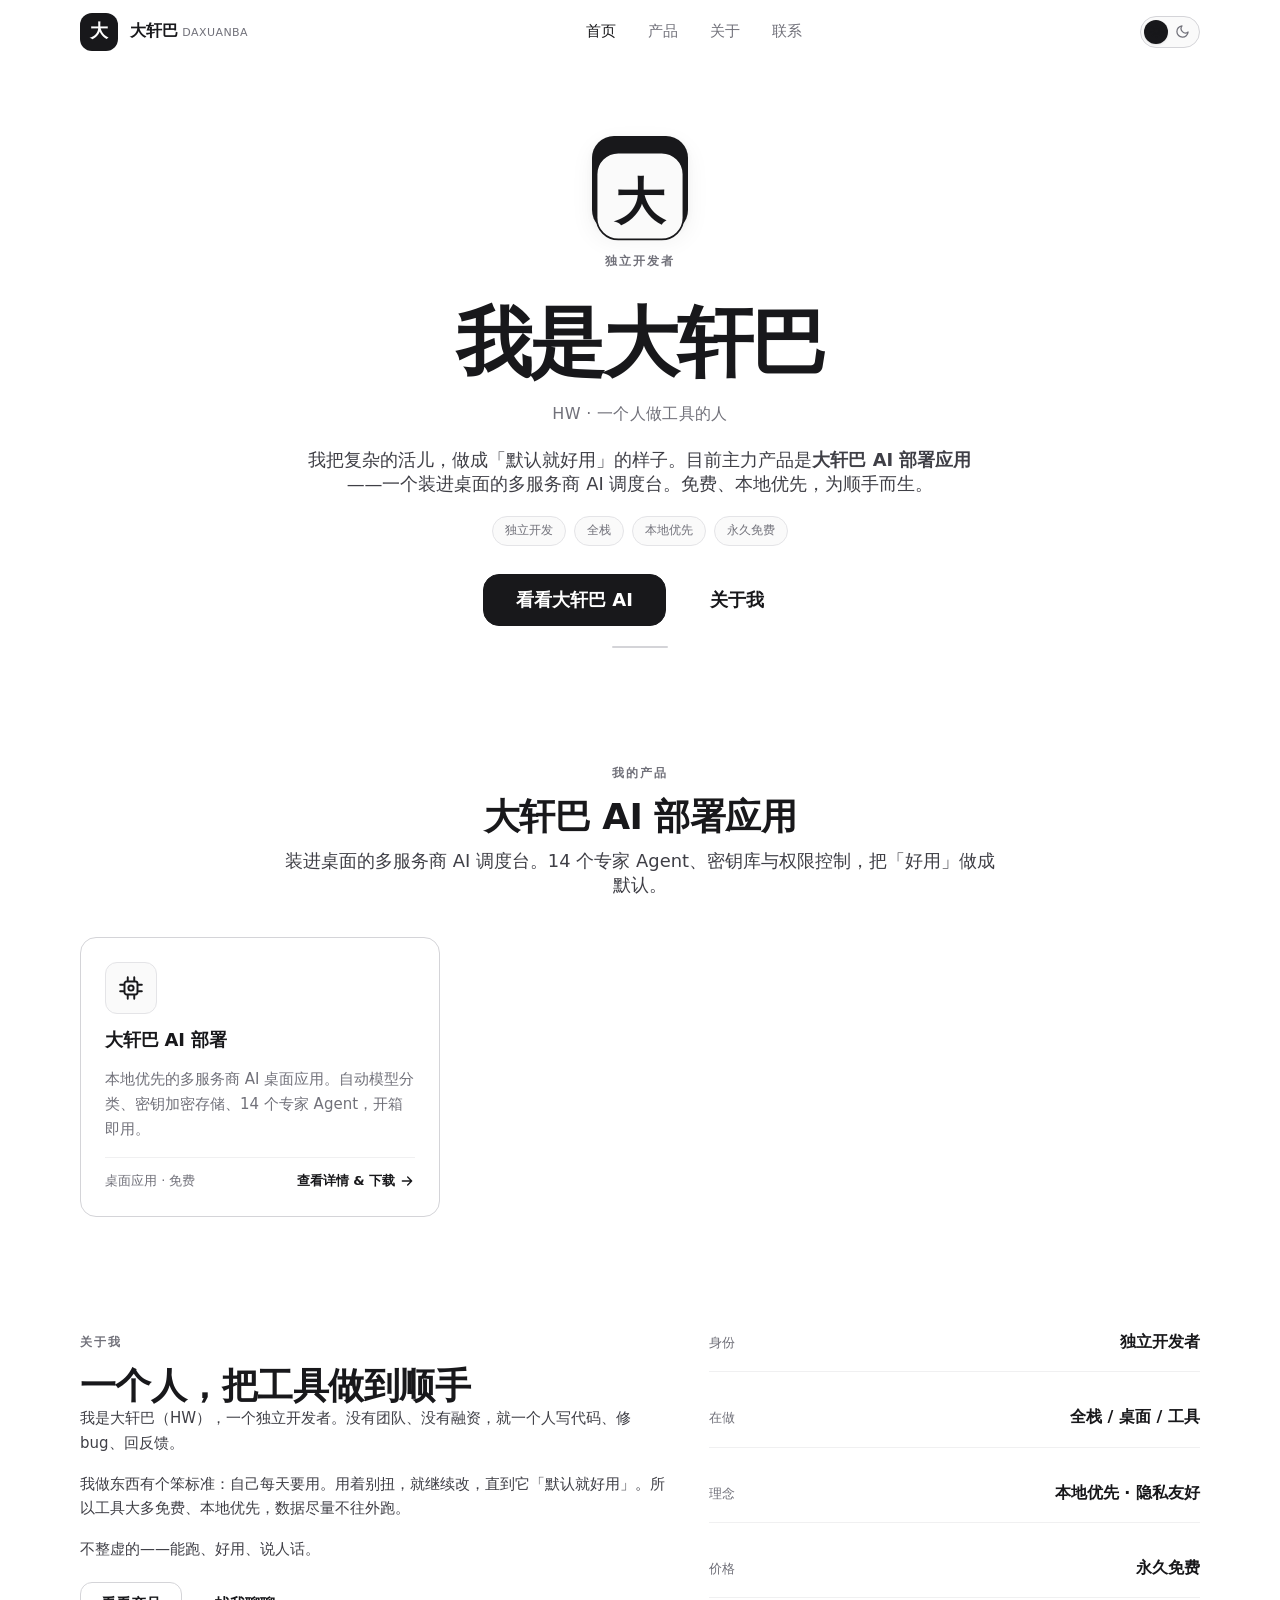
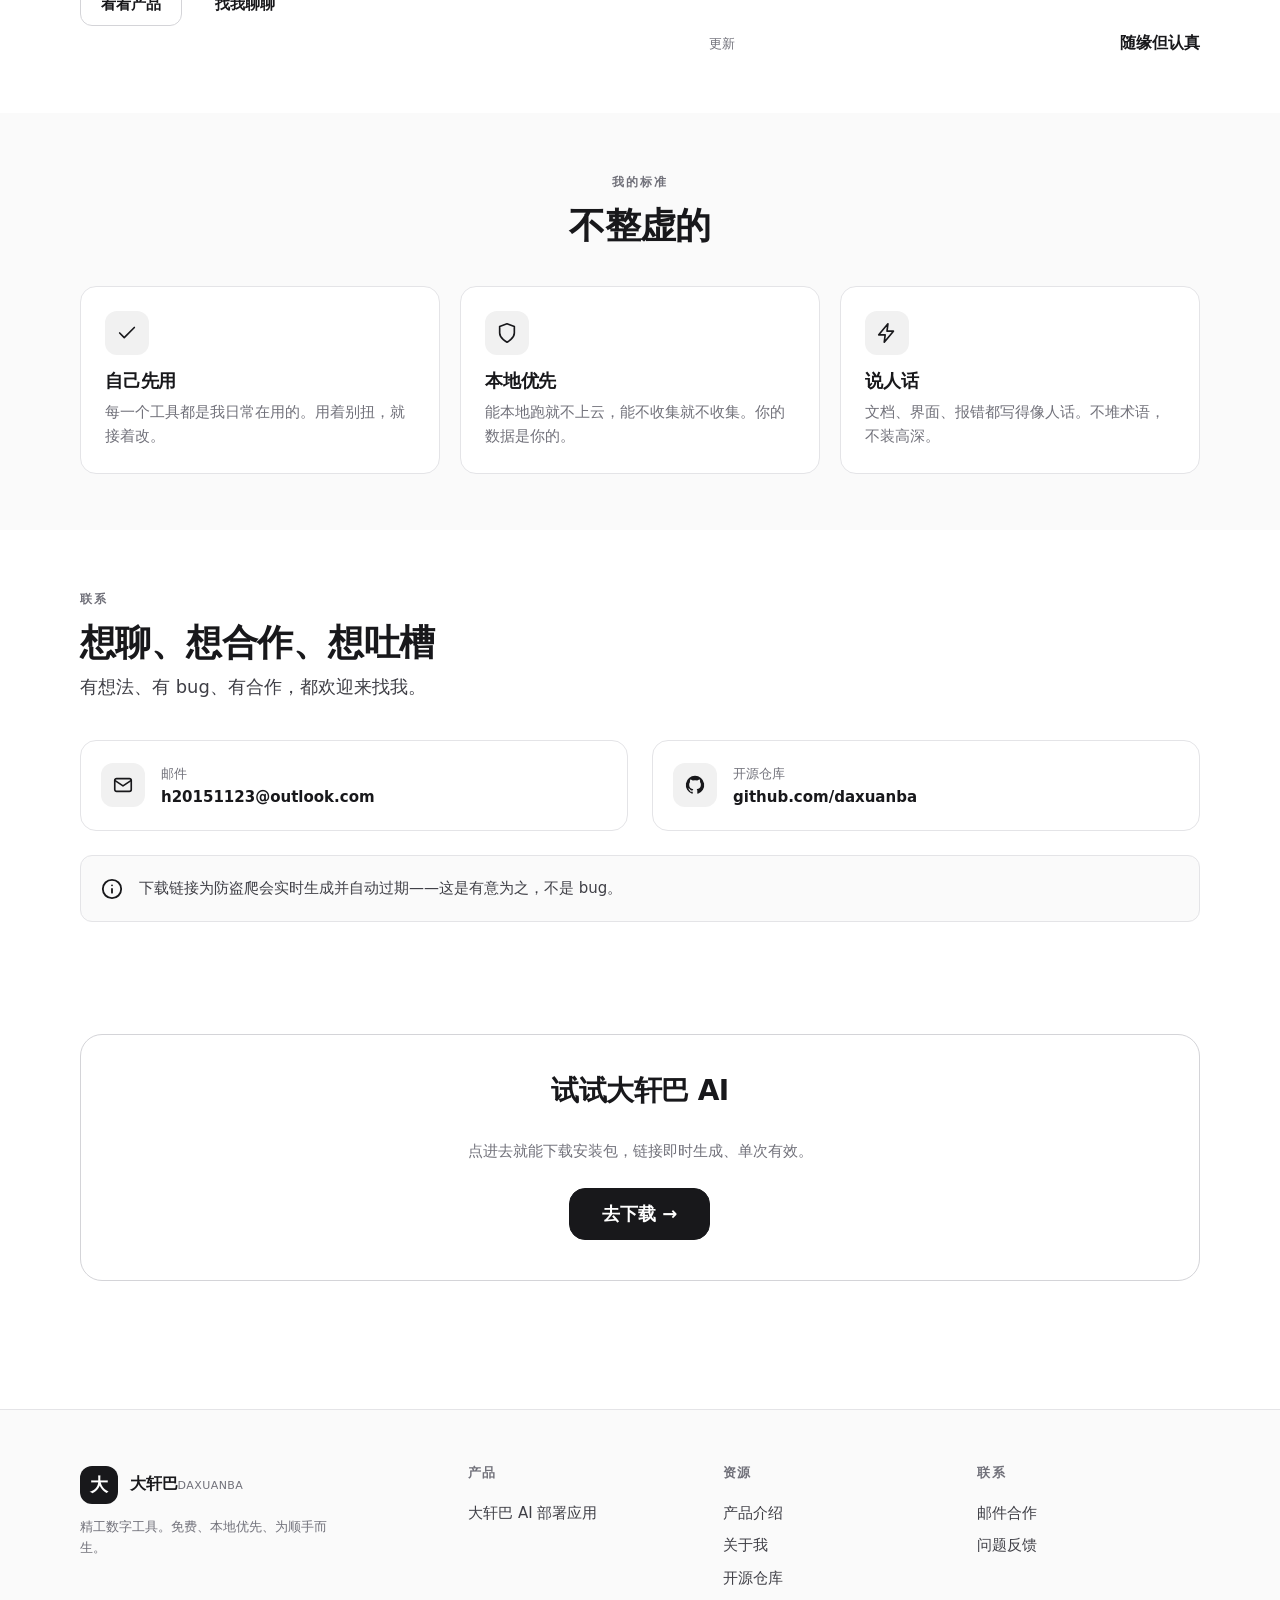
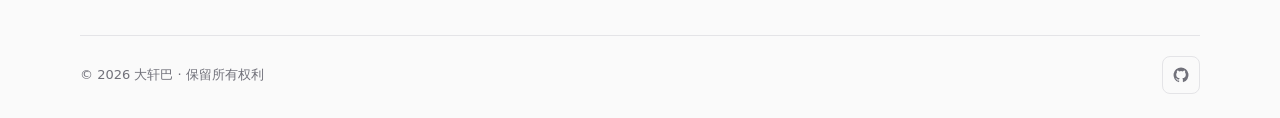
<file: index.html>
<!DOCTYPE html>
<html lang="zh-CN" data-theme="light">
<head>
  <meta charset="UTF-8" />
  <meta name="viewport" content="width=device-width, initial-scale=1.0" />
  <title>大轩巴 — 独立开发者</title>
  <meta name="description" content="大轩巴（HW）的独立开发作品：大轩巴 AI 部署应用。免费、本地优先、为顺手而生。" />
  <meta name="theme-color" content="#ffffff" />
  <link rel="icon" type="image/svg+xml" href="assets/img/favicon.svg" />
  <link rel="stylesheet" href="assets/css/style.css" />
</head>
<body>

  <!-- ============================ NAV ============================ -->
  <header class="site-header" id="siteHeader">
    <div class="site-header__inner">
      <a class="brand" href="index.html" aria-label="大轩巴 首页">
        <span class="brand__mark">大</span>
        <span class="stack">
          <span class="brand__name">大轩巴</span>
          <span class="brand__sub">DAXUANBA</span>
        </span>
      </a>
      <nav class="nav" aria-label="主导航">
        <a class="nav__link nav__link--active" href="index.html" aria-current="page">首页</a>
        <a class="nav__link" href="#product">产品</a>
        <a class="nav__link" href="#about">关于</a>
        <a class="nav__link" href="#contact">联系</a>
      </nav>
      <div class="nav__actions">
        <button class="theme-switch" id="themeSwitch" aria-label="切换浅色 / 深色主题" aria-pressed="false">
          <span class="theme-switch__icon theme-switch__icon--sun" aria-hidden="true">
            <svg viewBox="0 0 24 24" fill="none" stroke="currentColor" stroke-width="2" stroke-linecap="round"><circle cx="12" cy="12" r="4"/><path d="M12 2v2M12 20v2M2 12h2M20 12h2M4.9 4.9l1.4 1.4M17.7 17.7l1.4 1.4M19.1 4.9l-1.4 1.4M6.3 17.7l-1.4 1.4"/></svg>
          </span>
          <span class="theme-switch__icon theme-switch__icon--moon" aria-hidden="true">
            <svg viewBox="0 0 24 24" fill="none" stroke="currentColor" stroke-width="2" stroke-linecap="round" stroke-linejoin="round"><path d="M21 12.8A9 9 0 1 1 11.2 3a7 7 0 0 0 9.8 9.8z"/></svg>
          </span>
          <span class="theme-switch__thumb" aria-hidden="true"></span>
        </button>
        <button class="nav__burger" id="navBurger" aria-label="打开菜单" aria-expanded="false">
          <svg viewBox="0 0 24 24" fill="none" stroke="currentColor" stroke-width="2" stroke-linecap="round"><path d="M4 7h16M4 12h16M4 17h16"/></svg>
        </button>
      </div>
    </div>
  </header>
  <nav class="mobile-menu" id="mobileMenu" aria-label="移动端导航">
    <a href="index.html" class="is-cta">首页</a>
    <a href="#product">产品</a>
    <a href="#about">关于</a>
    <a href="#contact">联系</a>
  </nav>

  <main>
    <!-- ============================ INTRO ============================ -->
    <section class="intro">
      <div class="container">
        <div class="intro__inner reveal">
          <!-- fixed icon: solid bg + visible stroke + text, works in both themes -->
          <div class="intro__avatar" aria-label="大轩巴">
            <svg viewBox="0 0 168 168" width="120" height="120" role="img" aria-label="大轩巴标志">
              <rect x="8" y="8" width="152" height="152" rx="38" fill="var(--surface-2)" stroke="currentColor" stroke-width="3"/>
              <text x="84" y="94" text-anchor="middle" dominant-baseline="central" font-size="88" font-weight="800" fill="currentColor" font-family="system-ui, -apple-system, 'PingFang SC', 'Microsoft YaHei', sans-serif">大</text>
            </svg>
          </div>
          <div class="eyebrow">独立开发者</div>
          <h1 class="display intro__name">我是大轩巴</h1>
          <p class="intro__role">HW · 一个人做工具的人</p>
          <p class="lead intro__bio">我把复杂的活儿，做成「默认就好用」的样子。目前主力产品是<b>大轩巴 AI 部署应用</b>——一个装进桌面的多服务商 AI 调度台。免费、本地优先，为顺手而生。</p>
          <div class="intro__tags">
            <span class="tag">独立开发</span>
            <span class="tag">全栈</span>
            <span class="tag">本地优先</span>
            <span class="tag">永久免费</span>
          </div>
          <div class="intro__actions">
            <span class="magnetic" data-strength="0.25"><a class="btn btn--primary btn--lg" href="daxuanba-ai.html">看看大轩巴 AI</a></span>
            <span class="magnetic" data-strength="0.25"><a class="btn btn--ghost btn--lg" href="#about">关于我</a></span>
          </div>
          <div class="intro__rule" aria-hidden="true"></div>
        </div>
      </div>
    </section>

    <!-- ============================ PRODUCT ============================ -->
    <section class="section section--tight" id="product">
      <div class="container">
        <div class="section__head center reveal">
          <span class="eyebrow">我的产品</span>
          <h2>大轩巴 AI 部署应用</h2>
          <p class="lead mx-auto">装进桌面的多服务商 AI 调度台。14 个专家 Agent、密钥库与权限控制，把「好用」做成默认。</p>
        </div>

        <div class="products__grid">
          <a class="product-card product-card--featured reveal" href="daxuanba-ai.html">
            <span class="product-card__media" aria-hidden="true">
              <svg viewBox="0 0 24 24" fill="none" stroke="currentColor" stroke-width="1.8" stroke-linecap="round" stroke-linejoin="round"><rect x="6" y="6" width="12" height="12" rx="2"/><path d="M9 2v3M15 2v3M9 19v3M15 19v3M2 9h3M2 15h3M19 9h3M19 15h3"/><circle cx="12" cy="12" r="2.4"/></svg>
            </span>
            <h3 class="product-card__title">大轩巴 AI 部署</h3>
            <p class="product-card__desc">本地优先的多服务商 AI 桌面应用。自动模型分类、密钥加密存储、14 个专家 Agent，开箱即用。</p>
            <div class="product-card__meta">
              <span>桌面应用 · 免费</span>
              <span class="product-card__arrow">查看详情 &amp; 下载
                <svg viewBox="0 0 24 24" fill="none" stroke="currentColor" stroke-width="2" stroke-linecap="round" stroke-linejoin="round"><path d="M5 12h14M13 6l6 6-6 6"/></svg>
              </span>
            </div>
          </a>
        </div>
      </div>
    </section>

    <!-- ============================ ABOUT ============================ -->
    <section class="section section--tight" id="about">
      <div class="container">
        <div class="about__grid">
          <div class="about__text reveal">
            <span class="eyebrow">关于我</span>
            <h2>一个人，把工具做到顺手</h2>
            <p>我是大轩巴（HW），一个独立开发者。没有团队、没有融资，就一个人写代码、修 bug、回反馈。</p>
            <p>我做东西有个笨标准：自己每天要用。用着别扭，就继续改，直到它「默认就好用」。所以工具大多免费、本地优先，数据尽量不往外跑。</p>
            <p>不整虚的——能跑、好用、说人话。</p>
            <div class="row gap-3 mt-5 wrap">
              <span class="magnetic" data-strength="0.2"><a class="btn btn--outline" href="daxuanba-ai.html">看看产品</a></span>
              <span class="magnetic" data-strength="0.2"><a class="btn btn--ghost" href="#contact">找我聊聊</a></span>
            </div>
          </div>
          <div class="about__facts reveal" data-delay="1">
            <div class="fact"><span class="fact__k">身份</span><span class="fact__v">独立开发者</span></div>
            <div class="fact"><span class="fact__k">在做</span><span class="fact__v">全栈 / 桌面 / 工具</span></div>
            <div class="fact"><span class="fact__k">理念</span><span class="fact__v">本地优先 · 隐私友好</span></div>
            <div class="fact"><span class="fact__k">价格</span><span class="fact__v">永久免费</span></div>
            <div class="fact"><span class="fact__k">更新</span><span class="fact__v">随缘但认真</span></div>
          </div>
        </div>
      </div>
    </section>

    <!-- ============================ WHAT I VALUE ============================ -->
    <section class="section section--tight bg-1">
      <div class="container">
        <div class="section__head center reveal">
          <span class="eyebrow">我的标准</span>
          <h2>不整虚的</h2>
        </div>
        <div class="grid grid-3">
          <article class="card card--hover reveal">
            <div class="card__icon"><svg viewBox="0 0 24 24" fill="none" stroke="currentColor" stroke-width="1.8" stroke-linecap="round" stroke-linejoin="round"><path d="M20 6 9 17l-5-5"/></svg></div>
            <h3>自己先用</h3>
            <p>每一个工具都是我日常在用的。用着别扭，就接着改。</p>
          </article>
          <article class="card card--hover reveal" data-delay="1">
            <div class="card__icon"><svg viewBox="0 0 24 24" fill="none" stroke="currentColor" stroke-width="1.8" stroke-linecap="round" stroke-linejoin="round"><path d="M12 22s8-4 8-10V5l-8-3-8 3v7c0 6 8 10 8 10z"/></svg></div>
            <h3>本地优先</h3>
            <p>能本地跑就不上云，能不收集就不收集。你的数据是你的。</p>
          </article>
          <article class="card card--hover reveal" data-delay="2">
            <div class="card__icon"><svg viewBox="0 0 24 24" fill="none" stroke="currentColor" stroke-width="1.8" stroke-linecap="round" stroke-linejoin="round"><path d="M13 2 3 14h7l-1 8 10-12h-7l1-8z"/></svg></div>
            <h3>说人话</h3>
            <p>文档、界面、报错都写得像人话。不堆术语，不装高深。</p>
          </article>
        </div>
      </div>
    </section>

    <!-- ============================ CONTACT ============================ -->
    <section class="section section--tight" id="contact">
      <div class="container">
        <div class="section__head reveal">
          <span class="eyebrow">联系</span>
          <h2>想聊、想合作、想吐槽</h2>
          <p class="lead">有想法、有 bug、有合作，都欢迎来找我。</p>
        </div>
        <div class="contact__grid">
          <a class="contact__channel reveal" href="mailto:h20151123@outlook.com">
            <span class="contact__ic"><svg viewBox="0 0 24 24" fill="none" stroke="currentColor" stroke-width="1.8" stroke-linecap="round" stroke-linejoin="round"><rect x="3" y="5" width="18" height="14" rx="2"/><path d="m3 7 9 6 9-6"/></svg></span>
            <span><span class="contact__k">邮件</span><br><span class="contact__v">h20151123@outlook.com</span></span>
          </a>
          <a class="contact__channel reveal" href="https://github.com" target="_blank" rel="noopener">
            <span class="contact__ic"><svg viewBox="0 0 24 24" fill="currentColor"><path d="M12 2a10 10 0 0 0-3.16 19.49c.5.09.68-.22.68-.48v-1.7c-2.78.6-3.37-1.34-3.37-1.34-.45-1.16-1.1-1.47-1.1-1.47-.9-.62.07-.6.07-.6 1 .07 1.53 1.03 1.53 1.03.9 1.53 2.34 1.09 2.91.83.09-.65.35-1.09.63-1.34-2.22-.25-4.55-1.11-4.55-4.94 0-1.09.39-1.98 1.03-2.68-.1-.25-.45-1.27.1-2.65 0 0 .84-.27 2.75 1.02a9.5 9.5 0 0 1 5 0c1.91-1.29 2.75-1.02 2.75-1.02.55 1.38.2 2.4.1 2.65.64.7 1.03 1.59 1.03 2.68 0 3.84-2.34 4.69-4.57 4.94.36.31.68.92.68 1.85v2.74c0 .27.18.58.69.48A10 10 0 0 0 12 2z"/></svg></span>
            <span><span class="contact__k">开源仓库</span><br><span class="contact__v">github.com/daxuanba</span></span>
          </a>
        </div>
        <div class="callout mt-6 reveal">
          <span class="callout__icon"><svg viewBox="0 0 24 24" fill="none" stroke="currentColor" stroke-width="2" stroke-linecap="round" stroke-linejoin="round"><circle cx="12" cy="12" r="10"/><path d="M12 16v-4M12 8h.01"/></svg></span>
          <p>下载链接为防盗爬会实时生成并自动过期——这是有意为之，不是 bug。</p>
        </div>
      </div>
    </section>

    <!-- ============================ CTA ============================ -->
    <section class="section section--tight">
      <div class="container">
        <div class="cta-band cta-band--center reveal">
          <h2 class="cta-band__title">试试大轩巴 AI</h2>
          <p class="cta-band__text">点进去就能下载安装包，链接即时生成、单次有效。</p>
          <div class="cta-band__actions">
            <span class="magnetic" data-strength="0.25"><a class="btn btn--primary btn--lg" href="daxuanba-ai.html#download">去下载 →</a></span>
          </div>
        </div>
      </div>
    </section>
  </main>

  <!-- ============================ FOOTER ============================ -->
  <footer class="site-footer">
    <div class="container">
      <div class="site-footer__grid">
        <div class="site-footer__brand">
          <a class="brand" href="index.html">
            <span class="brand__mark">大</span>
            <span class="stack"><span class="brand__name">大轩巴</span><span class="brand__sub">DAXUANBA</span></span>
          </a>
          <p>精工数字工具。免费、本地优先、为顺手而生。</p>
        </div>
        <div class="site-footer__col">
          <h4>产品</h4>
          <a href="daxuanba-ai.html">大轩巴 AI 部署应用</a>
        </div>
        <div class="site-footer__col">
          <h4>资源</h4>
          <a href="#product">产品介绍</a>
          <a href="#about">关于我</a>
          <a href="https://github.com" target="_blank" rel="noopener">开源仓库</a>
        </div>
        <div class="site-footer__col">
          <h4>联系</h4>
          <a href="mailto:h20151123@outlook.com">邮件合作</a>
          <a href="mailto:h20151123@outlook.com">问题反馈</a>
        </div>
      </div>
      <div class="site-footer__bottom">
        <span>&copy; <span id="year">2026</span> 大轩巴 &middot; 保留所有权利</span>
        <div class="site-footer__social">
          <a href="https://github.com" target="_blank" rel="noopener" aria-label="GitHub"><svg viewBox="0 0 24 24" fill="currentColor"><path d="M12 2a10 10 0 0 0-3.16 19.49c.5.09.68-.22.68-.48v-1.7c-2.78.6-3.37-1.34-3.37-1.34-.45-1.16-1.1-1.47-1.1-1.47-.9-.62.07-.6.07-.6 1 .07 1.53 1.03 1.53 1.03.9 1.53 2.34 1.09 2.91.83.09-.65.35-1.09.63-1.34-2.22-.25-4.55-1.11-4.55-4.94 0-1.09.39-1.98 1.03-2.68-.1-.25-.45-1.27.1-2.65 0 0 .84-.27 2.75 1.02a9.5 9.5 0 0 1 5 0c1.91-1.29 2.75-1.02 2.75-1.02.55 1.38.2 2.4.1 2.65.64.7 1.03 1.59 1.03 2.68 0 3.84-2.34 4.69-4.57 4.94.36.31.68.92.68 1.85v2.74c0 .27.18.58.69.48A10 10 0 0 0 12 2z"/></svg></a>
        </div>
      </div>
    </div>
  </footer>

  <button class="to-top" id="toTop" aria-label="回到顶部">
    <svg viewBox="0 0 24 24" fill="none" stroke="currentColor" stroke-width="2" stroke-linecap="round" stroke-linejoin="round"><path d="M12 19V5M5 12l7-7 7 7"/></svg>
  </button>

  <script src="assets/js/main.js" defer></script>
  <script>document.getElementById('year').textContent = new Date().getFullYear();</script>
</body>
</html>
</file>
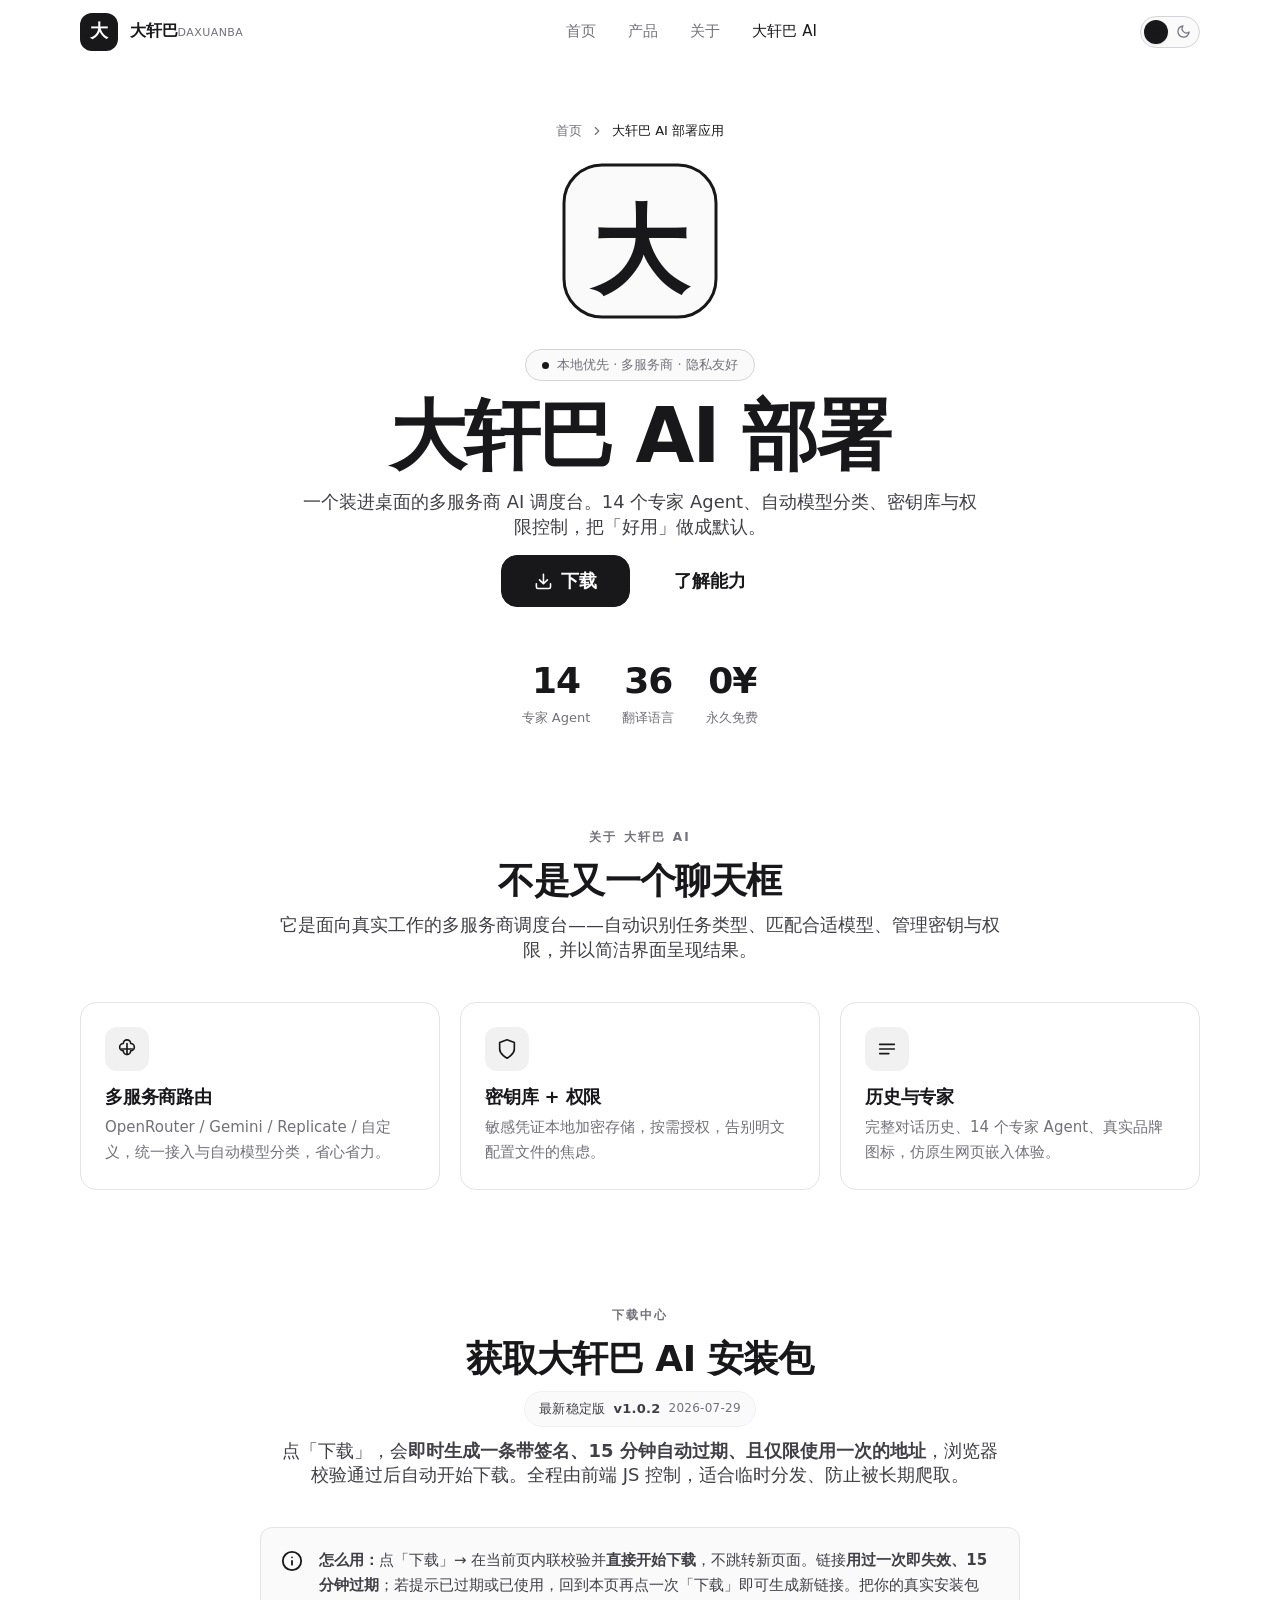
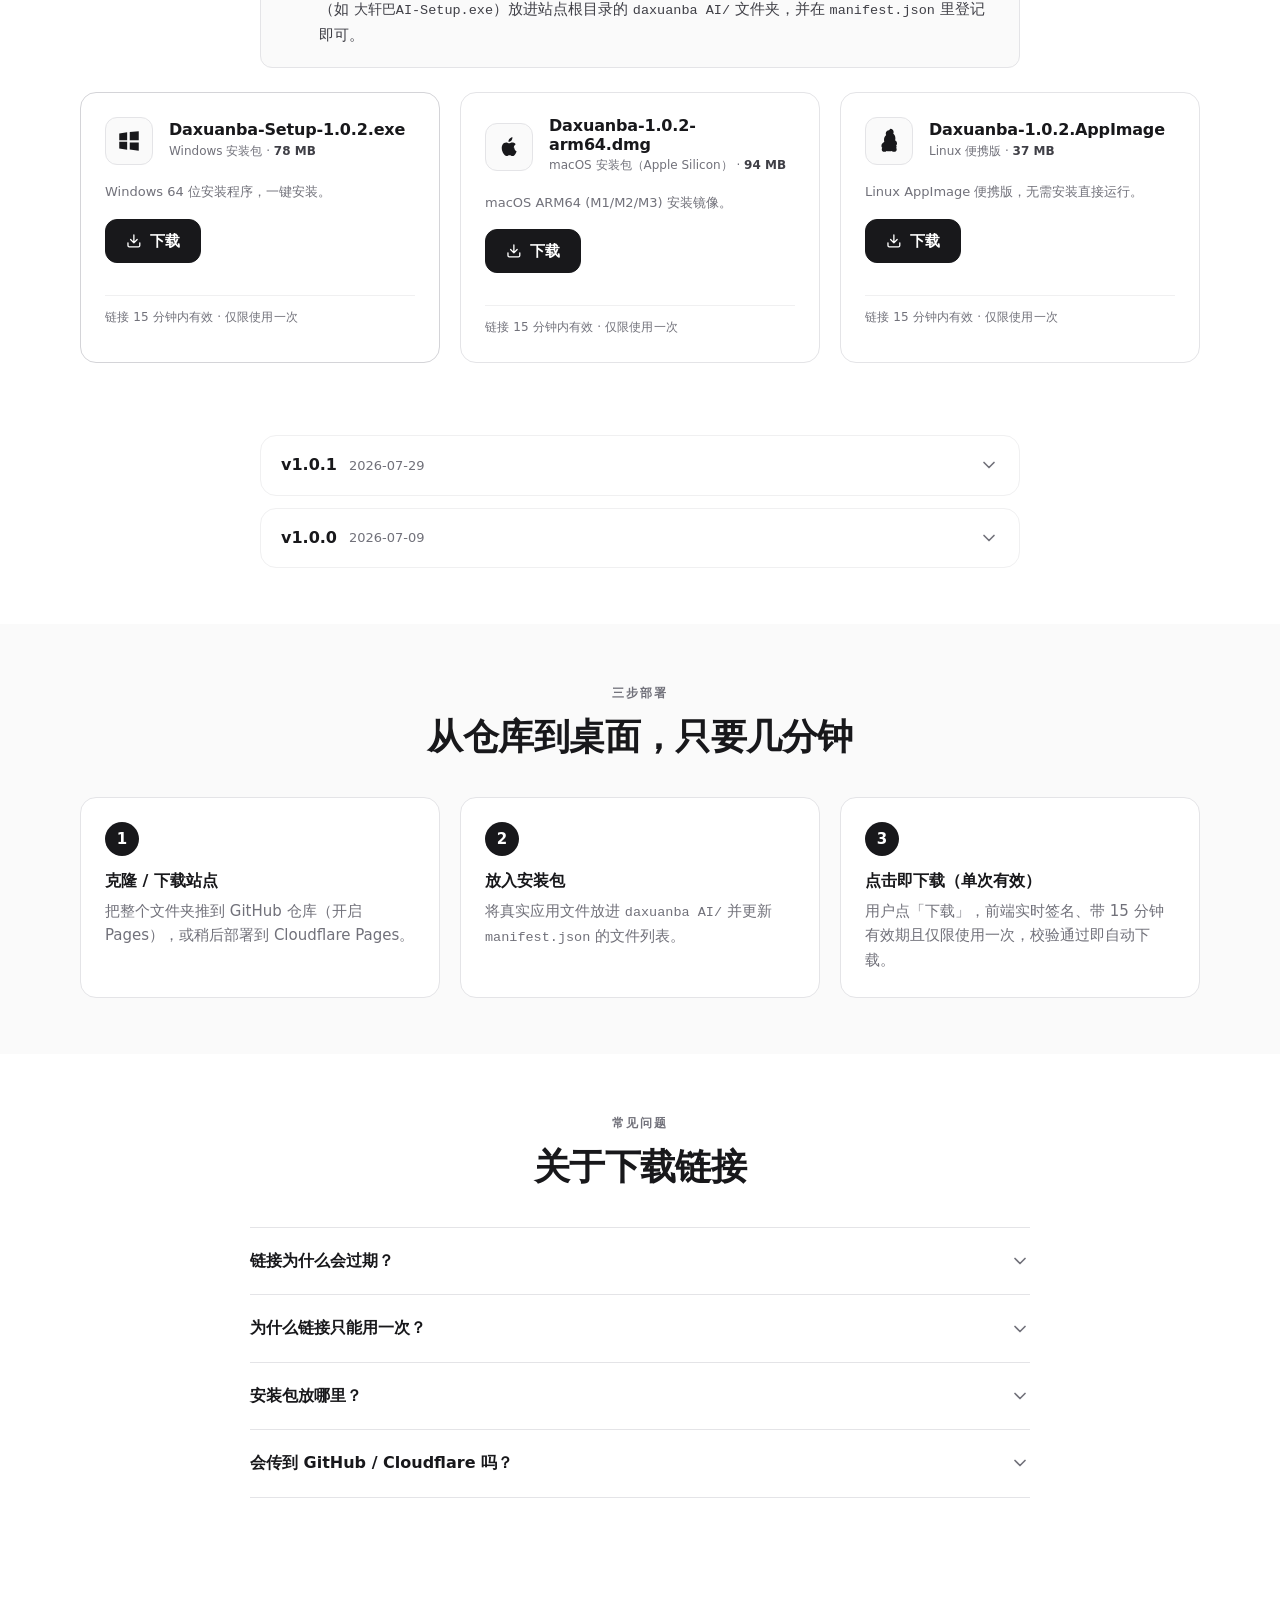
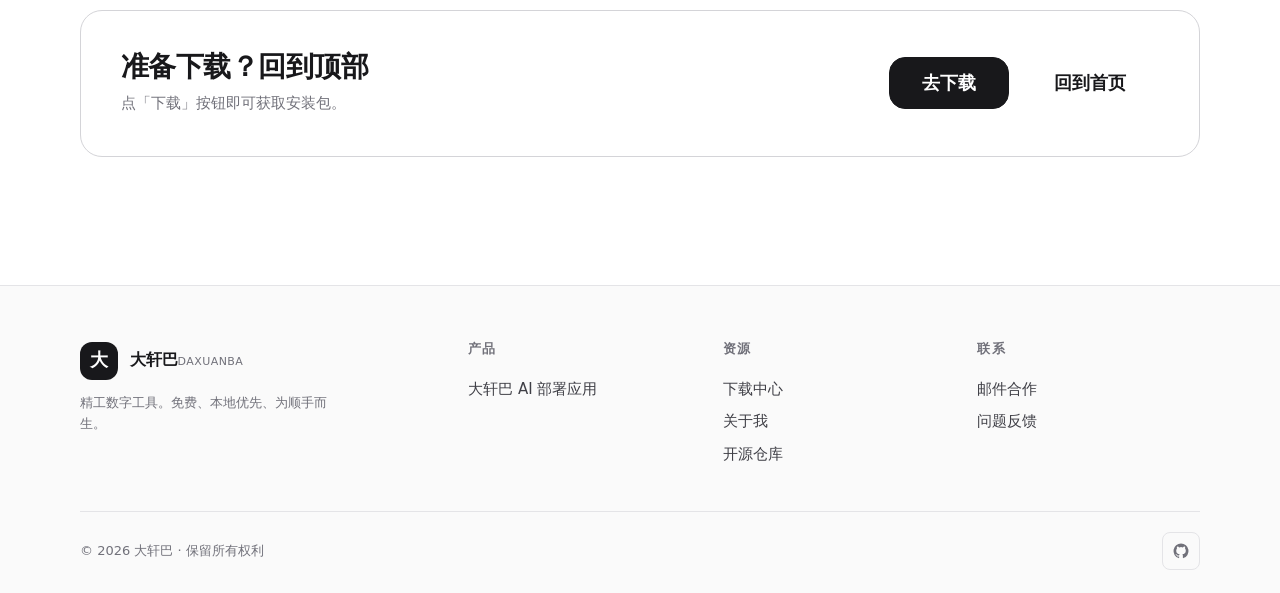
<file: daxuanba-ai.html>
<!DOCTYPE html>
<html lang="zh-CN" data-theme="light">
<head>
  <meta charset="UTF-8" />
  <meta name="viewport" content="width=device-width, initial-scale=1.0" />
  <title>大轩巴 AI 部署应用 — 下载与介绍</title>
  <meta name="description" content="大轩巴 AI 部署：本地优先的多服务商 AI 桌面应用。下载安装包，链接实时生成、会自动过期。" />
  <meta name="robots" content="index,follow" />
  <meta name="theme-color" content="#ffffff" />
  <link rel="icon" type="image/svg+xml" href="assets/img/favicon.svg" />
  <link rel="stylesheet" href="assets/css/style.css" />
</head>
<body>

  <!-- ============================ NAV ============================ -->
  <header class="site-header" id="siteHeader">
    <div class="site-header__inner">
      <a class="brand" href="index.html" aria-label="大轩巴 首页">
        <span class="brand__mark">大</span>
        <span class="stack"><span class="brand__name">大轩巴</span><span class="brand__sub">DAXUANBA</span></span>
      </a>
      <nav class="nav" aria-label="主导航">
        <a class="nav__link" href="index.html">首页</a>
        <a class="nav__link" href="index.html#product">产品</a>
        <a class="nav__link" href="index.html#about">关于</a>
        <a class="nav__link nav__link--active" href="daxuanba-ai.html" aria-current="page">大轩巴 AI</a>
      </nav>
      <div class="nav__actions">
        <button class="theme-switch" id="themeSwitch" aria-label="切换浅色 / 深色主题" aria-pressed="false">
          <span class="theme-switch__icon theme-switch__icon--sun" aria-hidden="true"><svg viewBox="0 0 24 24" fill="none" stroke="currentColor" stroke-width="2" stroke-linecap="round"><circle cx="12" cy="12" r="4"/><path d="M12 2v2M12 20v2M2 12h2M20 12h2M4.9 4.9l1.4 1.4M17.7 17.7l1.4 1.4M19.1 4.9l-1.4 1.4M6.3 17.7l-1.4 1.4"/></svg></span>
          <span class="theme-switch__icon theme-switch__icon--moon" aria-hidden="true"><svg viewBox="0 0 24 24" fill="none" stroke="currentColor" stroke-width="2" stroke-linecap="round" stroke-linejoin="round"><path d="M21 12.8A9 9 0 1 1 11.2 3a7 7 0 0 0 9.8 9.8z"/></svg></span>
          <span class="theme-switch__thumb" aria-hidden="true"></span>
        </button>
        <button class="nav__burger" id="navBurger" aria-label="打开菜单" aria-expanded="false">
          <svg viewBox="0 0 24 24" fill="none" stroke="currentColor" stroke-width="2" stroke-linecap="round"><path d="M4 7h16M4 12h16M4 17h16"/></svg>
        </button>
      </div>
    </div>
  </header>
  <nav class="mobile-menu" id="mobileMenu" aria-label="移动端导航">
    <a href="index.html">首页</a>
    <a href="index.html#product">产品</a>
    <a href="index.html#about">关于</a>
    <a href="daxuanba-ai.html" class="is-cta">大轩巴 AI →</a>
  </nav>

  <main>
    <!-- ============================ AI HERO ============================ -->
    <section class="ai-hero">
      <div class="container">
        <nav class="breadcrumb" aria-label="面包屑">
          <a href="index.html">首页</a>
          <svg viewBox="0 0 24 24" fill="none" stroke="currentColor" stroke-width="2" stroke-linecap="round" stroke-linejoin="round"><path d="M9 18l6-6-6-6"/></svg>
          <span aria-current="page">大轩巴 AI 部署应用</span>
        </nav>

        <!-- big icon: solid bg + visible stroke + text, works both themes -->
        <svg class="ai-hero__logo" viewBox="0 0 168 168" role="img" aria-label="大轩巴 AI 标志">
          <rect x="8" y="8" width="152" height="152" rx="38" fill="var(--surface-2)" stroke="currentColor" stroke-width="3"/>
          <text x="84" y="94" text-anchor="middle" dominant-baseline="central" font-size="96" font-weight="800" fill="currentColor" font-family="system-ui, -apple-system, 'PingFang SC', 'Microsoft YaHei', sans-serif">大</text>
        </svg>

        <div class="ai-hero__pill"><span class="dot"></span> 本地优先 · 多服务商 · 隐私友好</div>
        <h1 class="display">大轩巴 AI 部署</h1>
        <p class="lead ai-hero__lead">一个装进桌面的多服务商 AI 调度台。14 个专家 Agent、自动模型分类、密钥库与权限控制，把「好用」做成默认。</p>

        <div class="row gap-3 center wrap row--center">
          <span class="magnetic" data-strength="0.3"><a class="btn btn--primary btn--lg" href="#download">
            <svg viewBox="0 0 24 24" fill="none" stroke="currentColor" stroke-width="2" stroke-linecap="round" stroke-linejoin="round"><path d="M21 15v4a2 2 0 0 1-2 2H5a2 2 0 0 1-2-2v-4M7 10l5 5 5-5M12 15V3"/></svg>
            下载
          </a></span>
          <span class="magnetic" data-strength="0.3"><a class="btn btn--ghost btn--lg" href="#features">了解能力</a></span>
        </div>

        <div class="stats" style="margin-top:var(--sp-8)">
          <div class="stat"><div class="stat__num" data-count="14">0</div><div class="stat__label">专家 Agent</div></div>
          <div class="stat"><div class="stat__num" data-count="36">0</div><div class="stat__label">翻译语言</div></div>
          <div class="stat"><div class="stat__num" data-count="0" data-suffix="&yen;">0</div><div class="stat__label">永久免费</div></div>
        </div>
      </div>
    </section>

    <!-- ============================ FEATURES ============================ -->
    <section class="section section--tight" id="features">
      <div class="container">
        <div class="section__head center reveal">
          <span class="eyebrow">关于 大轩巴 AI</span>
          <h2>不是又一个聊天框</h2>
          <p class="lead mx-auto">它是面向真实工作的多服务商调度台——自动识别任务类型、匹配合适模型、管理密钥与权限，并以简洁界面呈现结果。</p>
        </div>
        <div class="grid grid-3">
          <article class="card spotlight reveal">
            <div class="card__icon"><svg viewBox="0 0 24 24" fill="none" stroke="currentColor" stroke-width="1.8" stroke-linecap="round" stroke-linejoin="round"><path d="M12 2a4 4 0 0 1 4 4 4 4 0 0 1 0 8 4 4 0 0 1-8 0 4 4 0 0 1 0-8 4 4 0 0 1 4-4z"/><path d="M12 6v12M6 12h12"/></svg></div>
            <h3>多服务商路由</h3>
            <p>OpenRouter / Gemini / Replicate / 自定义，统一接入与自动模型分类，省心省力。</p>
          </article>
          <article class="card spotlight reveal" data-delay="1">
            <div class="card__icon"><svg viewBox="0 0 24 24" fill="none" stroke="currentColor" stroke-width="1.8" stroke-linecap="round" stroke-linejoin="round"><path d="M12 22s8-4 8-10V5l-8-3-8 3v7c0 6 8 10 8 10z"/></svg></div>
            <h3>密钥库 + 权限</h3>
            <p>敏感凭证本地加密存储，按需授权，告别明文配置文件的焦虑。</p>
          </article>
          <article class="card spotlight reveal" data-delay="2">
            <div class="card__icon"><svg viewBox="0 0 24 24" fill="none" stroke="currentColor" stroke-width="1.8" stroke-linecap="round" stroke-linejoin="round"><path d="M4 7h16M4 12h16M4 17h10"/></svg></div>
            <h3>历史与专家</h3>
            <p>完整对话历史、14 个专家 Agent、真实品牌图标，仿原生网页嵌入体验。</p>
          </article>
        </div>
      </div>
    </section>

    <!-- ============================ DOWNLOAD ============================ -->
    <section class="section section--tight" id="download">
      <div class="container">
        <div class="section__head center reveal">
          <span class="eyebrow">下载中心</span>
          <h2>获取大轩巴 AI 安装包</h2>
          <div class="version-badge">最新稳定版 <strong id="latestVersion">v1.0.1</strong><span id="latestDate" class="version-badge__date"></span></div>
          <p class="lead mx-auto">点「下载」，会<b>即时生成一条带签名、15 分钟自动过期、且仅限使用一次的地址</b>，浏览器校验通过后自动开始下载。全程由前端 JS 控制，适合临时分发、防止被长期爬取。</p>
        </div>

        <div class="callout reveal" style="max-width:760px;margin:0 auto var(--sp-6)">
          <span class="callout__icon"><svg viewBox="0 0 24 24" fill="none" stroke="currentColor" stroke-width="2" stroke-linecap="round" stroke-linejoin="round"><circle cx="12" cy="12" r="10"/><path d="M12 16v-4M12 8h.01"/></svg></span>
          <p><b>怎么用：</b>点「下载」&rarr; 在当前页内联校验并<b>直接开始下载</b>，不跳转新页面。链接<b>用过一次即失效、15 分钟过期</b>；若提示已过期或已使用，回到本页再点一次「下载」即可生成新链接。把你的真实安装包（如 <span class="mono">大轩巴AI-Setup.exe</span>）放进站点根目录的 <span class="mono">daxuanba AI/</span> 文件夹，并在 <span class="mono">manifest.json</span> 里登记即可。</p>
        </div>

        <div class="download-grid" id="download-cards" aria-live="polite">
          <div class="skeleton" style="height:248px"></div>
          <div class="skeleton" style="height:248px"></div>
          <div class="skeleton" style="height:248px"></div>
        </div>

        <div class="version-history" id="version-history" aria-label="历史版本">
          <div class="version-history__head">
            <h3>历史版本</h3>
            <p>需要旧版？展开下面的版本，直接下载对应的安装包。</p>
          </div>
        </div>
      </div>
    </section>

    <!-- ============================ STEPS ============================ -->
    <section class="section section--tight bg-1">
      <div class="container">
        <div class="section__head center reveal">
          <span class="eyebrow">三步部署</span>
          <h2>从仓库到桌面，只要几分钟</h2>
        </div>
        <div class="steps">
          <div class="step reveal">
            <div class="step__no">1</div>
            <h4>克隆 / 下载站点</h4>
            <p>把整个文件夹推到 GitHub 仓库（开启 Pages），或稍后部署到 Cloudflare Pages。</p>
          </div>
          <div class="step reveal" data-delay="1">
            <div class="step__no">2</div>
            <h4>放入安装包</h4>
            <p>将真实应用文件放进 <span class="mono">daxuanba AI/</span> 并更新 <span class="mono">manifest.json</span> 的文件列表。</p>
          </div>
          <div class="step reveal" data-delay="2">
            <div class="step__no">3</div>
            <h4>点击即下载（单次有效）</h4>
            <p>用户点「下载」，前端实时签名、带 15 分钟有效期且仅限使用一次，校验通过即自动下载。</p>
          </div>
        </div>
      </div>
    </section>

    <!-- ============================ FAQ ============================ -->
    <section class="section section--tight">
      <div class="container" style="max-width:820px">
        <div class="section__head center reveal">
          <span class="eyebrow">常见问题</span>
          <h2>关于下载链接</h2>
        </div>
        <div class="accordion reveal">
          <div class="accordion__item">
            <button class="accordion__q" aria-expanded="false">链接为什么会过期？
              <svg class="accordion__chev" viewBox="0 0 24 24" fill="none" stroke="currentColor" stroke-width="2" stroke-linecap="round" stroke-linejoin="round"><path d="m6 9 6 6 6-6"/></svg>
            </button>
            <div class="accordion__a"><div class="accordion__a-inner">这是有意为之。静态站点没有后端，文件地址本身是公开的；用「实时签名 + 过期时间戳 + 随机 nonce」能在前端层面阻止链接被长期转发或爬虫抓取，并且每条链接仅限使用一次。真正需要全站级强安全时，建议接 Cloudflare R2 + Worker（见站点 <span class="mono">cloudflare/worker.js</span>）。</div></div>
          </div>
          <div class="accordion__item">
            <button class="accordion__q" aria-expanded="false">为什么链接只能用一次？
              <svg class="accordion__chev" viewBox="0 0 24 24" fill="none" stroke="currentColor" stroke-width="2" stroke-linecap="round" stroke-linejoin="round"><path d="m6 9 6 6 6-6"/></svg>
            </button>
            <div class="accordion__a"><div class="accordion__a-inner">每条地址都带随机 <span class="mono">nonce</span>。下载成功后该 nonce 被记录，再用同一条链接会被拒绝。静态托管下记录在浏览器本地；要全站级真单次，部署 Cloudflare Worker + KV 即可（脚本已附）。</div></div>
          </div>
          <div class="accordion__item">
            <button class="accordion__q" aria-expanded="false">安装包放哪里？
              <svg class="accordion__chev" viewBox="0 0 24 24" fill="none" stroke="currentColor" stroke-width="2" stroke-linecap="round" stroke-linejoin="round"><path d="m6 9 6 6 6-6"/></svg>
            </button>
            <div class="accordion__a"><div class="accordion__a-inner">放进站点根目录的 <span class="mono">daxuanba AI/</span> 文件夹。然后在同目录的 <span class="mono">manifest.json</span> 里把 <span class="mono">path</span> 指向你的文件即可。</div></div>
          </div>
          <div class="accordion__item">
            <button class="accordion__q" aria-expanded="false">会传到 GitHub / Cloudflare 吗？
              <svg class="accordion__chev" viewBox="0 0 24 24" fill="none" stroke="currentColor" stroke-width="2" stroke-linecap="round" stroke-linejoin="round"><path d="m6 9 6 6 6-6"/></svg>
            </button>
            <div class="accordion__a"><div class="accordion__a-inner">不需要任何后端。链接完全在浏览器里用 Web Crypto 生成与校验，不依赖服务器，GitHub Pages 或 Cloudflare Pages 都能直接跑。</div></div>
          </div>
        </div>
      </div>
    </section>

    <!-- ============================ CTA ============================ -->
    <section class="section section--tight">
      <div class="container">
        <div class="cta-band reveal">
          <div>
            <h2 class="cta-band__title">准备下载？回到顶部</h2>
            <p class="cta-band__text">点「下载」按钮即可获取安装包。</p>
          </div>
          <div class="cta-band__actions">
            <span class="magnetic" data-strength="0.3"><a class="btn btn--primary btn--lg" href="#download">去下载</a></span>
            <span class="magnetic" data-strength="0.3"><a class="btn btn--ghost btn--lg" href="index.html">回到首页</a></span>
          </div>
        </div>
      </div>
    </section>
  </main>

  <!-- ============================ FOOTER ============================ -->
  <footer class="site-footer">
    <div class="container">
      <div class="site-footer__grid">
        <div class="site-footer__brand">
          <a class="brand" href="index.html">
            <span class="brand__mark">大</span>
            <span class="stack"><span class="brand__name">大轩巴</span><span class="brand__sub">DAXUANBA</span></span>
          </a>
          <p>精工数字工具。免费、本地优先、为顺手而生。</p>
        </div>
        <div class="site-footer__col">
          <h4>产品</h4>
          <a href="daxuanba-ai.html">大轩巴 AI 部署应用</a>
        </div>
        <div class="site-footer__col">
          <h4>资源</h4>
          <a href="#download">下载中心</a>
          <a href="index.html#about">关于我</a>
          <a href="https://github.com" target="_blank" rel="noopener">开源仓库</a>
        </div>
        <div class="site-footer__col">
          <h4>联系</h4>
          <a href="mailto:h20151123@outlook.com">邮件合作</a>
          <a href="mailto:h20151123@outlook.com">问题反馈</a>
        </div>
      </div>
      <div class="site-footer__bottom">
        <span>&copy; <span id="year">2026</span> 大轩巴 &middot; 保留所有权利</span>
        <div class="site-footer__social">
          <a href="https://github.com" target="_blank" rel="noopener" aria-label="GitHub"><svg viewBox="0 0 24 24" fill="currentColor"><path d="M12 2a10 10 0 0 0-3.16 19.49c.5.09.68-.22.68-.48v-1.7c-2.78.6-3.37-1.34-3.37-1.34-.45-1.16-1.1-1.47-1.1-1.47-.9-.62.07-.6.07-.6 1 .07 1.53 1.03 1.53 1.03.9 1.53 2.34 1.09 2.91.83.09-.65.35-1.09.63-1.34-2.22-.25-4.55-1.11-4.55-4.94 0-1.09.39-1.98 1.03-2.68-.1-.25-.45-1.27.1-2.65 0 0 .84-.27 2.75 1.02a9.5 9.5 0 0 1 5 0c1.91-1.29 2.75-1.02 2.75-1.02.55 1.38.2 2.4.1 2.65.64.7 1.03 1.59 1.03 2.68 0 3.84-2.34 4.69-4.57 4.94.36.31.68.92.68 1.85v2.74c0 .27.18.58.69.48A10 10 0 0 0 12 2z"/></svg></a>
        </div>
      </div>
    </div>
  </footer>

  <button class="to-top" id="toTop" aria-label="回到顶部">
    <svg viewBox="0 0 24 24" fill="none" stroke="currentColor" stroke-width="2" stroke-linecap="round" stroke-linejoin="round"><path d="M12 19V5M5 12l7-7 7 7"/></svg>
  </button>

  <!-- 下载处理覆盖层：当前页内联校验 + 直接下载，不跳转 download.html -->
  <div class="handler is-overlay" id="dlOverlay" aria-hidden="true">
    <div class="handler__card" id="dlCard">
      <div class="handler__icon" id="dlIcon">
        <svg viewBox="0 0 24 24" fill="none" stroke="currentColor" stroke-width="2" stroke-linecap="round" stroke-linejoin="round"><path d="M21 15v4a2 2 0 0 1-2 2H5a2 2 0 0 1-2-2v-4M7 10l5 5 5-5M12 15V3"/></svg>
      </div>
      <h1 id="dlTitle">正在校验下载…</h1>
      <p id="dlDesc">验证签名、有效期与单次使用状态。</p>
      <div class="spinner" id="dlSpinner"></div>
      <div class="handler__bar" id="dlBar"><span></span></div>
      <div id="dlActions" class="row gap-3 center wrap" style="justify-content:center;margin-top:var(--sp-5);display:none">
        <span class="magnetic" data-strength="0.3"><a class="btn btn--primary" id="dlRetry" href="#download">重新下载</a></span>
        <span class="magnetic" data-strength="0.3"><button class="btn btn--ghost" id="dlClose" type="button">关闭</button></span>
      </div>
    </div>
  </div>

  <script src="assets/js/main.js" defer></script>
  <script src="assets/js/downloads.js" defer></script>
  <script>
    document.getElementById('year').textContent = new Date().getFullYear();
    window.addEventListener('DOMContentLoaded', function () {
      if (window.DXB) {
        if (window.DXB.renderLatest) window.DXB.renderLatest(document.getElementById('download-cards'));
        if (window.DXB.renderHistory) window.DXB.renderHistory(document.getElementById('version-history'));
      }
    });
  </script>
</body>
</html>
</file>
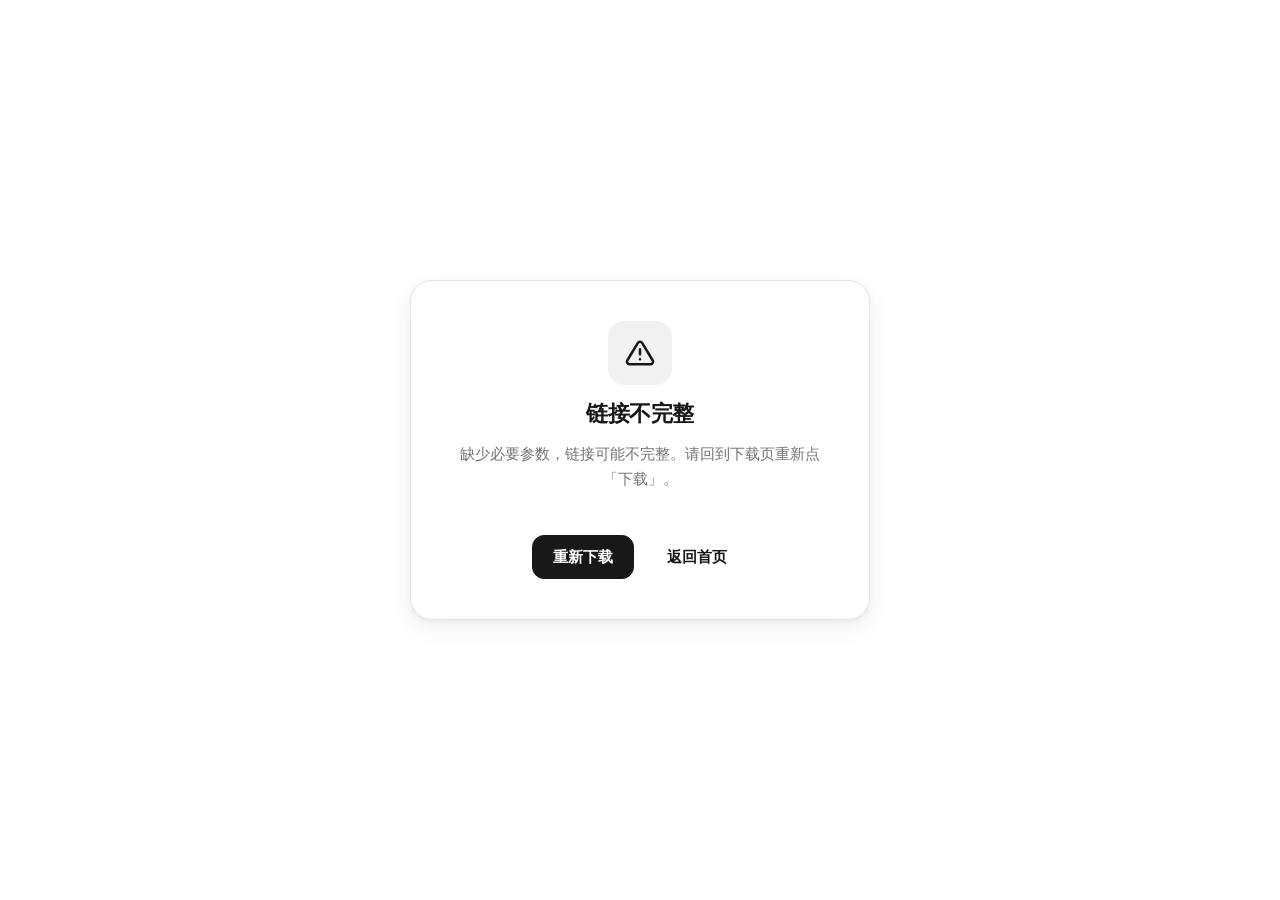
<file: download.html>
<!DOCTYPE html>
<html lang="zh-CN" data-theme="light">
<head>
  <meta charset="UTF-8" />
  <meta name="viewport" content="width=device-width, initial-scale=1.0" />
  <title>正在准备下载… · 大轩巴 AI</title>
  <meta name="robots" content="noindex" />
  <meta name="theme-color" content="#ffffff" />
  <link rel="icon" type="image/svg+xml" href="assets/img/favicon.svg" />
  <link rel="stylesheet" href="assets/css/style.css" />
  <script>
    /* 在绘制前应用已保存的主题，避免闪烁 */
    try {
      var t = localStorage.getItem('dxb-theme');
      if (t === 'light' || t === 'dark') document.documentElement.setAttribute('data-theme', t);
    } catch (e) {}
  </script>
</head>
<body>
  <main class="handler">
    <div class="handler__card" id="card">
      <div class="handler__icon" id="icon">
        <svg viewBox="0 0 24 24" fill="none" stroke="currentColor" stroke-width="2" stroke-linecap="round" stroke-linejoin="round"><path d="M21 15v4a2 2 0 0 1-2 2H5a2 2 0 0 1-2-2v-4M7 10l5 5 5-5M12 15V3"/></svg>
      </div>
      <h1 id="title">正在校验下载…</h1>
      <p id="desc">验证签名、有效期与单次使用状态。</p>
      <div class="spinner" id="spinner"></div>
      <div class="handler__bar" id="bar"><span></span></div>
      <div id="actions" class="row gap-3 center wrap" style="justify-content:center;margin-top:var(--sp-5);display:none">
        <span class="magnetic" data-strength="0.3"><a class="btn btn--primary" id="retry" href="daxuanba-ai.html#download">重新下载</a></span>
        <span class="magnetic" data-strength="0.3"><a class="btn btn--ghost" href="index.html">返回首页</a></span>
      </div>
    </div>
  </main>

  <script src="assets/js/downloads.js" defer></script>
  <script>
    (function () {
      var $ = function (id) { return document.getElementById(id); };
      var params = new URLSearchParams(location.search);
      var data = { file: params.get('file'), exp: params.get('exp'), sig: params.get('sig'), nonce: params.get('nonce') };

      function esc(s) {
        return String(s == null ? '' : s).replace(/[&<>"']/g, function (c) {
          return { '&': '&amp;', '<': '&lt;', '>': '&gt;', '"': '&quot;', "'": '&#39;' }[c];
        });
      }

      function fail(reason) {
        $('spinner').style.display = 'none';
        $('bar').style.display = 'none';
        $('card').classList.add('handler--error');
        $('icon').innerHTML = '<svg viewBox="0 0 24 24" fill="none" stroke="currentColor" stroke-width="2" stroke-linecap="round" stroke-linejoin="round"><path d="M12 9v4M12 17h.01M10.3 3.9 1.8 18a2 2 0 0 0 1.7 3h17a2 2 0 0 0 1.7-3L13.7 3.9a2 2 0 0 0-3.4 0z"/></svg>';
        var map = {
          expired: ['链接已过期', '这条下载地址已超过有效期（默认 15 分钟），已自动作废。请回到下载页重新点一次「下载」生成新链接。'],
          used: ['链接已使用', '这条下载地址仅限使用一次，已经被使用过了。如需再次下载，请回到下载页重新点「下载」获取一条新链接。'],
          badsig: ['链接无效', '签名校验未通过或参数被篡改，链接不可信。请重新获取。'],
          missing: ['链接不完整', '缺少必要参数，链接可能不完整。请回到下载页重新点「下载」。']
        };
        var m = map[reason] || map.missing;
        $('title').textContent = m[0];
        $('desc').textContent = m[1];
        $('actions').style.display = 'flex';
      }

      function succeed(file) {
        var raw = decodeURIComponent(file);
        var name = raw.split('/').pop();
        var href = /^https?:\/\//i.test(raw) ? raw : raw.split('/').map(encodeURIComponent).join('/');
        $('spinner').style.display = 'none';
        $('bar').style.display = 'none';
        $('title').textContent = '验证通过，正在下载';
        $('desc').textContent = name + ' · 浏览器会自动开始下载；若没有反应，请点击下方按钮。';
        var btn = document.createElement('a');
        btn.className = 'btn btn--primary';
        btn.href = href;
        btn.setAttribute('download', name);
        btn.innerHTML = '<svg viewBox="0 0 24 24" fill="none" stroke="currentColor" stroke-width="2" stroke-linecap="round" stroke-linejoin="round"><path d="M21 15v4a2 2 0 0 1-2 2H5a2 2 0 0 1-2-2v-4M7 10l5 5 5-5M12 15V3"/></svg> 点击下载 ' + esc(name);
        $('actions').style.display = 'flex';
        $('actions').prepend(btn);
        // 自动触发下载
        var a = document.createElement('a');
        a.href = href; a.setAttribute('download', name);
        document.body.appendChild(a);
        setTimeout(function () { a.click(); a.remove(); }, 350);
      }

      window.addEventListener('DOMContentLoaded', function () {
        if (!window.DXB || !window.DXB.validate) { fail('missing'); return; }
        window.DXB.validate(data).then(function (r) {
          if (!r.ok) { fail(r.reason); return; }
          if (window.DXB.isNonceUsed && window.DXB.isNonceUsed(data.nonce)) { fail('used'); return; }
          if (window.DXB.markNonceUsed) window.DXB.markNonceUsed(data.nonce);
          succeed(r.file);
        }).catch(function () { fail('badsig'); });
      });
    })();
  </script>
</body>
</html>
</file>
<file: assets/css/style.css>
/* ============================================================================
   大轩巴 — style.css
   A restrained, monochrome design system. Light & Dark only.
   No decorative color. Typography and spacing do the work.
   Optimized for 60fps interactions, accessibility (WCAG 2.1 AA), and a
   small, predictable footprint.
   ----------------------------------------------------------------------------
   Sections
     1.  Design tokens (light / dark)
     2.  Reset & base
     3.  Typography
     4.  Layout primitives
     5.  Utilities
     6.  Buttons
     7.  Cards
     8.  Navigation (top bar, mobile drawer, theme switch)
     9.  Intro / hero
     10. Products grid
     11. About
     12. Contact
     13. Footer
     14. Forms
     15. Badges / tags / chips
     16. Callouts / alerts
     17. Modal
     18. Tabs
     19. Accordion (FAQ)
     20. Tooltip
     21. Tables
     22. Breadcrumb
     23. Pagination
     24. Dropdown menu
     25. Progress / skeleton / spinner
     26. Avatar
     27. Code blocks
     28. Stats
     29. Steps
     30. Lists
     31. Download cards (AI page)
     32. Download handler (download.html)
     33. Reveal & motion
     34. Keyframes
     35. Responsive
     36. Print
     37. Reduced motion
     38. Forced colors / a11y
   ========================================================================== */


/* ============================================================================
   1. DESIGN TOKENS
   Light is the default. [data-theme="dark"] overrides the surface tokens.
   Palette is strictly monochrome: ink on paper. A single neutral accent
   (the ink itself) carries emphasis. No hues.
   ========================================================================== */
:root,
[data-theme="light"] {
  color-scheme: light;

  /* surfaces */
  --bg:            #ffffff;
  --bg-1:          #fafafa;
  --bg-2:          #f4f4f5;
  --surface:       #ffffff;
  --surface-2:     #fafafa;
  --surface-3:     #f4f4f5;

  /* text */
  --text:          #18181b;
  --text-2:        #3f3f46;
  --text-muted:    #71717a;
  --text-faint:    #a1a1aa;
  --on-accent:     #ffffff;

  /* lines */
  --border:        #e4e4e7;
  --border-strong: #d4d4d8;
  --border-faint:  #f0f0f1;

  /* accent = ink (monochrome) */
  --accent:        #18181b;
  --accent-2:      #3f3f46;
  --accent-soft:   rgba(24, 24, 27, 0.06);

  /* focus */
  --focus:         #18181b;
  --focus-ring:    0 0 0 3px rgba(24, 24, 27, 0.18);

  /* shadows — soft, neutral, never colored */
  --shadow-1: 0 1px 2px rgba(24,24,27,0.04), 0 1px 3px rgba(24,24,27,0.06);
  --shadow-2: 0 2px 6px rgba(24,24,27,0.05), 0 8px 24px rgba(24,24,27,0.06);
  --shadow-3: 0 4px 12px rgba(24,24,27,0.06), 0 18px 48px rgba(24,24,27,0.08);

  /* radii */
  --r-xs: 6px;
  --r-sm: 8px;
  --r-md: 12px;
  --r-lg: 16px;
  --r-xl: 22px;
  --r-pill: 999px;

  /* spacing scale (4px base) */
  --sp-1: 4px;  --sp-2: 8px;  --sp-3: 12px; --sp-4: 16px;
  --sp-5: 20px; --sp-6: 24px; --sp-7: 32px; --sp-8: 40px;
  --sp-9: 56px; --sp-10: 72px; --sp-11: 96px; --sp-12: 128px;

  /* typography */
  --font-sans: "Inter", "Outfit", system-ui, -apple-system, "Segoe UI", "PingFang SC",
               "Hiragino Sans GB", "Microsoft YaHei", "Noto Sans SC", sans-serif;
  --font-mono: "JetBrains Mono", ui-monospace, "SF Mono", "Cascadia Code", Menlo, Consolas, monospace;

  --fs-2xs: 0.6875rem;   /* 11 */
  --fs-xs:  0.75rem;     /* 12 */
  --fs-sm:  0.8125rem;   /* 13 */
  --fs-base:0.9375rem;   /* 15 */
  --fs-md:  1rem;        /* 16 */
  --fs-lg:  1.125rem;    /* 18 */
  --fs-xl:  1.375rem;    /* 22 */
  --fs-2xl: 1.75rem;     /* 28 */
  --fs-3xl: 2.25rem;     /* 36 */
  --fs-4xl: 3rem;        /* 48 */
  --fs-5xl: 3.75rem;     /* 60 */
  --fs-6xl: 4.75rem;     /* 76 */

  --lh-tight: 1.15;
  --lh-snug:  1.35;
  --lh-normal:1.65;

  --fw-regular: 400;
  --fw-medium:  500;
  --fw-semibold:600;
  --fw-bold:    700;

  /* motion */
  --ease-out: cubic-bezier(0.16, 1, 0.3, 1);
  --ease-in-out: cubic-bezier(0.65, 0, 0.35, 1);
  --dur-1: 120ms;
  --dur-2: 200ms;
  --dur-3: 320ms;
  --dur-4: 500ms;

  /* layout */
  --container: 1160px;
  --container-narrow: 760px;
  --nav-h: 64px;
  --z-nav: 100;
  --z-drawer: 200;
  --z-modal: 400;
  --z-toast: 500;
}

[data-theme="dark"] {
  color-scheme: dark;

  --bg:            #0a0a0b;
  --bg-1:          #0e0e10;
  --bg-2:          #141417;
  --surface:       #141417;
  --surface-2:     #18181b;
  --surface-3:     #1f1f23;

  --text:          #fafafa;
  --text-2:        #d4d4d8;
  --text-muted:    #a1a1aa;
  --text-faint:    #71717a;
  --on-accent:     #0a0a0b;

  --border:        #27272a;
  --border-strong: #3f3f46;
  --border-faint:  #1c1c1f;

  --accent:        #fafafa;
  --accent-2:      #d4d4d8;
  --accent-soft:   rgba(250, 250, 250, 0.08);

  --focus:         #fafafa;
  --focus-ring:    0 0 0 3px rgba(250, 250, 250, 0.22);

  --shadow-1: 0 1px 2px rgba(0,0,0,0.4), 0 1px 3px rgba(0,0,0,0.5);
  --shadow-2: 0 2px 6px rgba(0,0,0,0.45), 0 8px 24px rgba(0,0,0,0.5);
  --shadow-3: 0 4px 12px rgba(0,0,0,0.5), 0 18px 48px rgba(0,0,0,0.6);
}


/* ============================================================================
   2. RESET & BASE
   ========================================================================== */
*, *::before, *::after { box-sizing: border-box; }

* { margin: 0; }

html {
  -webkit-text-size-adjust: 100%;
  scroll-behavior: smooth;
  -webkit-tap-highlight-color: transparent;
}

@media (prefers-reduced-motion: reduce) {
  html { scroll-behavior: auto; }
}

body {
  font-family: var(--font-sans);
  font-size: var(--fs-base);
  line-height: var(--lh-normal);
  color: var(--text);
  background: var(--bg);
  -webkit-font-smoothing: antialiased;
  -moz-osx-font-smoothing: grayscale;
  text-rendering: optimizeLegibility;
  min-height: 100vh;
  transition: background-color var(--dur-3) var(--ease-out),
              color var(--dur-3) var(--ease-out);
}

img, svg, video, canvas { display: block; max-width: 100%; }

img, svg { vertical-align: middle; }

a { color: inherit; text-decoration: none; }

button, input, select, textarea { font: inherit; color: inherit; }

button { cursor: pointer; background: none; border: none; }

ul, ol { list-style: none; padding: 0; }

:where(h1, h2, h3, h4, h5, h6) { font-weight: var(--fw-bold); line-height: var(--lh-tight); color: var(--text); }

::selection { background: var(--accent); color: var(--on-accent); }

:focus-visible {
  outline: 2px solid var(--focus);
  outline-offset: 2px;
  border-radius: var(--r-xs);
}

/* custom scrollbar — subtle, monochrome */
* { scrollbar-width: thin; scrollbar-color: var(--border-strong) transparent; }
*::-webkit-scrollbar { width: 10px; height: 10px; }
*::-webkit-scrollbar-thumb { background: var(--border-strong); border-radius: var(--r-pill); border: 2px solid var(--bg); }
*::-webkit-scrollbar-track { background: transparent; }

body.no-scroll { overflow: hidden; }


/* ============================================================================
   3. TYPOGRAPHY
   ========================================================================== */
.display {
  font-size: clamp(var(--fs-3xl), 6vw, var(--fs-6xl));
  font-weight: var(--fw-bold);
  line-height: 1.02;
  letter-spacing: -0.03em;
}

h1, .h1 { font-size: clamp(var(--fs-2xl), 4vw, var(--fs-4xl)); letter-spacing: -0.02em; }
h2, .h2 { font-size: clamp(var(--fs-xl), 3vw, var(--fs-3xl)); letter-spacing: -0.015em; }
h3, .h3 { font-size: var(--fs-xl); }
h4, .h4 { font-size: var(--fs-lg); }
h5, .h5 { font-size: var(--fs-md); }
h6, .h6 { font-size: var(--fs-base); }

.lead {
  font-size: clamp(var(--fs-md), 1.4vw, var(--fs-xl));
  line-height: var(--lh-snug);
  color: var(--text-2);
  font-weight: var(--fw-regular);
}

p { color: var(--text-2); }

.muted { color: var(--text-muted); }
.faint { color: var(--text-faint); }

.text-xs  { font-size: var(--fs-xs); }
.text-sm  { font-size: var(--fs-sm); }
.text-base{ font-size: var(--fs-base); }
.text-lg  { font-size: var(--fs-lg); }
.text-xl  { font-size: var(--fs-xl); }

.mono { font-family: var(--font-mono); font-size: 0.9em; }

.eyebrow {
  display: inline-block;
  font-size: var(--fs-xs);
  font-weight: var(--fw-semibold);
  letter-spacing: 0.18em;
  text-transform: uppercase;
  color: var(--text-muted);
  margin-bottom: var(--sp-3);
}

.strong { font-weight: var(--fw-semibold); color: var(--text); }
.mark { background: var(--accent); color: var(--on-accent); padding: 0 0.18em; border-radius: var(--r-xs); }

.lh-tight { line-height: var(--lh-tight); }
.lh-snug  { line-height: var(--lh-snug); }
.lh-normal{ line-height: var(--lh-normal); }

.truncate { overflow: hidden; text-overflow: ellipsis; white-space: nowrap; }
.nowrap   { white-space: nowrap; }
.break-words { word-break: break-word; }


/* ============================================================================
   4. LAYOUT PRIMITIVES
   ========================================================================== */
.container {
  width: 100%;
  max-width: var(--container);
  margin-inline: auto;
  padding-inline: var(--sp-5);
}
.container--narrow { max-width: var(--container-narrow); }
.container--wide   { max-width: 1320px; }

.section { padding-block: var(--sp-11); }
.section--tight { padding-block: var(--sp-9); }
.section--flush { padding-block: 0; }

.section__head { max-width: 720px; margin-bottom: var(--sp-8); }
.section__head.center { margin-inline: auto; text-align: center; }
.section__head .lead { margin-top: var(--sp-3); }

.divider { height: 1px; background: var(--border); border: 0; margin-block: var(--sp-8); }

.grid { display: grid; gap: var(--sp-5); }
.grid-2 { display: grid; gap: var(--sp-5); grid-template-columns: repeat(2, minmax(0, 1fr)); }
.grid-3 { display: grid; gap: var(--sp-5); grid-template-columns: repeat(3, minmax(0, 1fr)); }
.grid-4 { display: grid; gap: var(--sp-5); grid-template-columns: repeat(4, minmax(0, 1fr)); }
.grid-auto { display: grid; gap: var(--sp-5); grid-template-columns: repeat(auto-fill, minmax(260px, 1fr)); }

.row { display: flex; align-items: center; gap: var(--sp-3); }
.row--center { justify-content: center; }
.row--between { justify-content: space-between; }
.row--start { justify-content: flex-start; }
.row--end { justify-content: flex-end; }
.row--top { align-items: flex-start; }
.row--stretch { align-items: stretch; }
.wrap { flex-wrap: wrap; }

.col { display: flex; flex-direction: column; gap: var(--sp-3); }

.mx-auto { margin-inline: auto; }
.text-center { text-align: center; }
.text-left { text-align: left; }
.text-right { text-align: right; }

.relative { position: relative; }
.absolute { position: absolute; }
.sticky { position: sticky; }
.fixed { position: fixed; }
.inset-0 { inset: 0; }


/* ============================================================================
   5. UTILITIES
   ========================================================================== */
/* spacing helpers */
.m-0 { margin: 0; } .mt-0 { margin-top: 0; } .mb-0 { margin-bottom: 0; }
.mt-1 { margin-top: var(--sp-1); } .mt-2 { margin-top: var(--sp-2); }
.mt-3 { margin-top: var(--sp-3); } .mt-4 { margin-top: var(--sp-4); }
.mt-5 { margin-top: var(--sp-5); } .mt-6 { margin-top: var(--sp-6); }
.mt-7 { margin-top: var(--sp-7); } .mt-8 { margin-top: var(--sp-8); }
.mb-1 { margin-bottom: var(--sp-1); } .mb-2 { margin-bottom: var(--sp-2); }
.mb-3 { margin-bottom: var(--sp-3); } .mb-4 { margin-bottom: var(--sp-4); }
.mb-5 { margin-bottom: var(--sp-5); } .mb-6 { margin-bottom: var(--sp-6); }
.mb-7 { margin-bottom: var(--sp-7); } .mb-8 { margin-bottom: var(--sp-8); }
.gap-1 { gap: var(--sp-1); } .gap-2 { gap: var(--sp-2); }
.gap-3 { gap: var(--sp-3); } .gap-4 { gap: var(--sp-4); }
.gap-5 { gap: var(--sp-5); } .gap-6 { gap: var(--sp-6); }

/* display */
.hidden { display: none !important; }
.block { display: block; }
.inline-block { display: inline-block; }
.flex { display: flex; }
.grid-d { display: grid; }
.sr-only {
  position: absolute; width: 1px; height: 1px; padding: 0; margin: -1px;
  overflow: hidden; clip: rect(0,0,0,0); white-space: nowrap; border: 0;
}

/* widths */
.w-full { width: 100%; }
.max-w-prose { max-width: 68ch; }

/* borders */
.rounded-xs { border-radius: var(--r-xs); }
.rounded-sm { border-radius: var(--r-sm); }
.rounded-md { border-radius: var(--r-md); }
.rounded-lg { border-radius: var(--r-lg); }
.rounded-xl { border-radius: var(--r-xl); }
.rounded-pill { border-radius: var(--r-pill); }

/* surfaces */
.bg-1 { background: var(--bg-1); }
.bg-2 { background: var(--bg-2); }
.surface { background: var(--surface); }
.border-soft { border: 1px solid var(--border); }

/* opacity */
.op-60 { opacity: 0.6; } .op-70 { opacity: 0.7; } .op-80 { opacity: 0.8; }

/* transitions */
.transition { transition: all var(--dur-2) var(--ease-out); }


/* ============================================================================
   6. BUTTONS
   ========================================================================== */
.btn {
  --btn-bg: transparent;
  --btn-fg: var(--text);
  --btn-bd: var(--border-strong);
  display: inline-flex;
  align-items: center;
  justify-content: center;
  gap: var(--sp-2);
  padding: 0 var(--sp-5);
  height: 44px;
  font-size: var(--fs-base);
  font-weight: var(--fw-semibold);
  line-height: 1;
  color: var(--btn-fg);
  background: var(--btn-bg);
  border: 1px solid var(--btn-bd);
  border-radius: var(--r-md);
  white-space: nowrap;
  user-select: none;
  cursor: pointer;
  transition: transform var(--dur-1) var(--ease-out),
              background-color var(--dur-2) var(--ease-out),
              border-color var(--dur-2) var(--ease-out),
              box-shadow var(--dur-2) var(--ease-out),
              opacity var(--dur-2) var(--ease-out);
  will-change: transform;
}
.btn svg { width: 1.05em; height: 1.05em; flex: none; }

.btn:hover { transform: translateY(-1px); }
.btn:active { transform: translateY(0); }

.btn--primary {
  --btn-bg: var(--accent);
  --btn-fg: var(--on-accent);
  --btn-bd: var(--accent);
}
.btn--primary:hover { box-shadow: var(--shadow-2); }

.btn--outline {
  --btn-bg: transparent;
  --btn-fg: var(--text);
  --btn-bd: var(--border-strong);
}
.btn--outline:hover { background: var(--accent-soft); border-color: var(--text-muted); }

.btn--ghost {
  --btn-bg: transparent;
  --btn-fg: var(--text);
  --btn-bd: transparent;
}
.btn--ghost:hover { background: var(--accent-soft); }

.btn--subtle {
  --btn-bg: var(--surface-2);
  --btn-fg: var(--text);
  --btn-bd: var(--border);
}
.btn--subtle:hover { background: var(--surface-3); }

/* sizes */
.btn--sm { height: 36px; padding: 0 var(--sp-4); font-size: var(--fs-sm); border-radius: var(--r-sm); }
.btn--lg { height: 52px; padding: 0 var(--sp-7); font-size: var(--fs-lg); border-radius: var(--r-lg); }
.btn--block { width: 100%; }
.btn--icon { width: 44px; padding: 0; }
.btn--icon.btn--sm { width: 36px; }

.btn[disabled], .btn[aria-disabled="true"] {
  opacity: 0.5; pointer-events: none;
}

/* link-style button */
.btn-link {
  display: inline-flex; align-items: center; gap: var(--sp-2);
  color: var(--text); font-weight: var(--fw-semibold);
  border-bottom: 1px solid var(--border-strong);
  padding-bottom: 2px;
  transition: border-color var(--dur-2) var(--ease-out), gap var(--dur-2) var(--ease-out);
}
.btn-link:hover { border-color: var(--text); gap: var(--sp-3); }
.btn-link svg { width: 1em; height: 1em; }


/* ============================================================================
   7. CARDS
   ========================================================================== */
.card {
  background: var(--surface);
  border: 1px solid var(--border);
  border-radius: var(--r-lg);
  padding: var(--sp-6);
  transition: border-color var(--dur-2) var(--ease-out),
              box-shadow var(--dur-2) var(--ease-out),
              transform var(--dur-2) var(--ease-out);
}
.card--bordered { border-color: var(--border-strong); }
.card--flat { border-color: transparent; background: var(--surface-2); }
.card--hover:hover {
  border-color: var(--border-strong);
  box-shadow: var(--shadow-2);
  transform: translateY(-2px);
}

.card__icon {
  display: inline-flex; align-items: center; justify-content: center;
  width: 44px; height: 44px; border-radius: var(--r-md);
  background: var(--accent-soft); color: var(--text);
  margin-bottom: var(--sp-4);
}
.card__icon svg { width: 22px; height: 22px; }

.card h3, .card .card__title {
  font-size: var(--fs-lg); margin-bottom: var(--sp-2); letter-spacing: -0.01em;
}
.card p { color: var(--text-muted); font-size: var(--fs-base); }

.card__body { color: var(--text-muted); }


/* ============================================================================
   8. NAVIGATION
   ========================================================================== */
.site-header {
  position: sticky; top: 0; z-index: var(--z-nav);
  height: var(--nav-h);
  background: color-mix(in srgb, var(--bg) 82%, transparent);
  -webkit-backdrop-filter: saturate(180%) blur(14px);
  backdrop-filter: saturate(180%) blur(14px);
  border-bottom: 1px solid transparent;
  transition: border-color var(--dur-2) var(--ease-out), background-color var(--dur-2) var(--ease-out);
}
.site-header--scrolled {
  border-bottom-color: var(--border);
  background: color-mix(in srgb, var(--bg) 90%, transparent);
}
.site-header__inner {
  height: 100%;
  max-width: var(--container);
  margin-inline: auto;
  padding-inline: var(--sp-5);
  display: flex; align-items: center; justify-content: space-between;
  gap: var(--sp-4);
}

.brand { display: inline-flex; align-items: center; gap: var(--sp-3); }
.brand__mark {
  width: 38px; height: 38px; border-radius: var(--r-md);
  background: var(--accent); color: var(--on-accent);
  display: grid; place-items: center;
  font-weight: var(--fw-bold); font-size: 1.15rem;
  flex: none;
}
.brand__name { font-weight: var(--fw-bold); font-size: var(--fs-md); letter-spacing: -0.01em; line-height: 1.1; }
.brand__sub { font-size: var(--fs-2xs); color: var(--text-muted); letter-spacing: 0.04em; }

.nav { display: flex; align-items: center; gap: var(--sp-2); }
.nav__link {
  position: relative;
  padding: var(--sp-2) var(--sp-3);
  font-size: var(--fs-base);
  font-weight: var(--fw-medium);
  color: var(--text-muted);
  border-radius: var(--r-sm);
  transition: color var(--dur-2) var(--ease-out), background-color var(--dur-2) var(--ease-out);
}
.nav__link:hover { color: var(--text); background: var(--accent-soft); }
.nav__link--active { color: var(--text); }

.nav__actions { display: flex; align-items: center; gap: var(--sp-2); }

/* theme switch — strict 2-state (light / dark) */
.theme-switch {
  position: relative;
  width: 60px; height: 32px;
  border-radius: var(--r-pill);
  background: var(--surface-2);
  border: 1px solid var(--border-strong);
  display: inline-flex; align-items: center;
  padding: 3px;
  transition: background-color var(--dur-2) var(--ease-out), border-color var(--dur-2) var(--ease-out);
  flex: none;
}
.theme-switch__icon {
  flex: 1; display: grid; place-items: center; height: 100%;
  color: var(--text-muted); z-index: 1;
  transition: color var(--dur-2) var(--ease-out);
}
.theme-switch__icon svg { width: 15px; height: 15px; }
.theme-switch__icon--sun  { color: var(--text); }
.theme-switch__thumb {
  position: absolute; top: 3px; left: 3px;
  width: 24px; height: 24px; border-radius: var(--r-pill);
  background: var(--accent); color: var(--on-accent);
  display: grid; place-items: center;
  transition: transform var(--dur-3) var(--ease-out);
  box-shadow: var(--shadow-1);
}
.theme-switch__thumb svg { width: 14px; height: 14px; }
[data-theme="dark"] .theme-switch__thumb { transform: translateX(28px); }
[data-theme="dark"] .theme-switch__icon--moon { color: var(--text); }
[data-theme="dark"] .theme-switch__icon--sun  { color: var(--text-muted); }
[data-theme="light"] .theme-switch__icon--sun  { color: var(--text); }
[data-theme="light"] .theme-switch__icon--moon { color: var(--text-muted); }

/* burger */
.nav__burger {
  width: 40px; height: 40px; border-radius: var(--r-sm);
  display: grid; place-items: center; color: var(--text);
  border: 1px solid transparent;
  transition: background-color var(--dur-2) var(--ease-out);
}
.nav__burger:hover { background: var(--accent-soft); }
.nav__burger svg { width: 22px; height: 22px; }

/* desktop hides burger; mobile shows it */
.nav__burger { display: none; }

/* mobile drawer */
.mobile-menu {
  position: fixed; inset: var(--nav-h) 0 auto 0;
  background: var(--bg);
  border-bottom: 1px solid var(--border);
  padding: var(--sp-4) var(--sp-5) var(--sp-6);
  display: flex; flex-direction: column; gap: var(--sp-1);
  transform: translateY(-12px);
  opacity: 0; pointer-events: none;
  transition: transform var(--dur-2) var(--ease-out), opacity var(--dur-2) var(--ease-out);
  z-index: var(--z-drawer);
}
.mobile-menu.open { transform: translateY(0); opacity: 1; pointer-events: auto; }
.mobile-menu a {
  padding: var(--sp-3) var(--sp-3);
  font-size: var(--fs-md); font-weight: var(--fw-medium);
  border-radius: var(--r-sm); color: var(--text-2);
}
.mobile-menu a:hover { background: var(--accent-soft); color: var(--text); }
.mobile-menu a.is-cta { color: var(--text); font-weight: var(--fw-semibold); }


/* ============================================================================
   9. INTRO / HERO
   ========================================================================== */
.intro { padding-top: var(--sp-10); padding-bottom: var(--sp-9); }
.intro__inner {
  max-width: 880px; margin-inline: auto; text-align: center;
  display: flex; flex-direction: column; align-items: center; gap: var(--sp-5);
}
.intro__avatar {
  width: 96px; height: 96px; border-radius: var(--r-xl);
  background: var(--accent); color: var(--on-accent);
  display: grid; place-items: center;
  font-size: 2.6rem; font-weight: var(--fw-bold);
  box-shadow: var(--shadow-2);
}
.intro__name { letter-spacing: -0.03em; }
.intro__role {
  font-size: var(--fs-md); color: var(--text-muted); font-weight: var(--fw-medium);
  letter-spacing: 0.02em;
}
.intro__bio { max-width: 60ch; color: var(--text-2); }
.intro__tags { display: flex; flex-wrap: wrap; gap: var(--sp-2); justify-content: center; }
.intro__actions { display: flex; flex-wrap: wrap; gap: var(--sp-3); justify-content: center; margin-top: var(--sp-2); }

/* a quiet hairline ornament under the intro */
.intro__rule { width: 56px; height: 2px; background: var(--border-strong); border-radius: var(--r-pill); }


/* ============================================================================
   10. PRODUCTS GRID
   ========================================================================== */
.products__grid { display: grid; gap: var(--sp-5); grid-template-columns: repeat(auto-fill, minmax(280px, 1fr)); }

.product-card {
  position: relative;
  display: flex; flex-direction: column; gap: var(--sp-4);
  padding: var(--sp-6);
  background: var(--surface);
  border: 1px solid var(--border);
  border-radius: var(--r-lg);
  text-align: left;
  color: inherit;
  overflow: hidden;
  transition: border-color var(--dur-2) var(--ease-out),
              box-shadow var(--dur-2) var(--ease-out),
              transform var(--dur-2) var(--ease-out);
}
.product-card::after {
  content: ""; position: absolute; inset: 0;
  background: radial-gradient(420px circle at var(--mx, 50%) var(--my, 0%), var(--accent-soft), transparent 60%);
  opacity: 0; transition: opacity var(--dur-2) var(--ease-out);
  pointer-events: none;
}
.product-card:hover {
  border-color: var(--border-strong);
  box-shadow: var(--shadow-2);
  transform: translateY(-3px);
}
.product-card:hover::after { opacity: 1; }

.product-card__media {
  width: 52px; height: 52px; border-radius: var(--r-md);
  background: var(--surface-2); border: 1px solid var(--border);
  display: grid; place-items: center; color: var(--text);
  flex: none;
}
.product-card__media svg { width: 26px; height: 26px; }
.product-card__title { font-size: var(--fs-lg); font-weight: var(--fw-bold); letter-spacing: -0.01em; }
.product-card__desc { color: var(--text-muted); font-size: var(--fs-base); flex: 1; }
.product-card__meta {
  display: flex; align-items: center; justify-content: space-between;
  gap: var(--sp-3); padding-top: var(--sp-3);
  border-top: 1px solid var(--border-faint);
  font-size: var(--fs-sm); color: var(--text-muted);
}
.product-card__arrow {
  display: inline-flex; align-items: center; gap: var(--sp-1);
  color: var(--text); font-weight: var(--fw-semibold);
  transition: gap var(--dur-2) var(--ease-out);
}
.product-card:hover .product-card__arrow { gap: var(--sp-2); }
.product-card__arrow svg { width: 16px; height: 16px; }

/* featured product gets a stronger frame */
.product-card--featured { border-color: var(--border-strong); }


/* ============================================================================
   11. ABOUT
   ========================================================================== */
.about__grid { display: grid; grid-template-columns: 1.2fr 1fr; gap: var(--sp-8); align-items: start; }
.about__text p { color: var(--text-2); margin-bottom: var(--sp-4); }
.about__text p:last-child { margin-bottom: 0; }

.about__facts { display: grid; gap: var(--sp-4); }
.fact {
  display: flex; align-items: baseline; justify-content: space-between; gap: var(--sp-4);
  padding: var(--sp-4) 0; border-bottom: 1px solid var(--border-faint);
}
.fact:first-child { padding-top: 0; }
.fact:last-child { border-bottom: 0; padding-bottom: 0; }
.fact__k { color: var(--text-muted); font-size: var(--fs-sm); }
.fact__v { font-weight: var(--fw-semibold); font-size: var(--fs-md); }


/* ============================================================================
   12. CONTACT
   ========================================================================== */
.contact__grid { display: grid; grid-template-columns: 1fr 1fr; gap: var(--sp-6); }
.contact__channel {
  display: flex; align-items: center; gap: var(--sp-4);
  padding: var(--sp-5);
  background: var(--surface); border: 1px solid var(--border);
  border-radius: var(--r-lg);
  transition: border-color var(--dur-2) var(--ease-out), transform var(--dur-2) var(--ease-out);
}
.contact__channel:hover { border-color: var(--border-strong); transform: translateY(-2px); }
.contact__ic {
  width: 44px; height: 44px; border-radius: var(--r-md); flex: none;
  background: var(--accent-soft); display: grid; place-items: center; color: var(--text);
}
.contact__ic svg { width: 22px; height: 22px; }
.contact__k { font-size: var(--fs-sm); color: var(--text-muted); }
.contact__v { font-weight: var(--fw-semibold); }


/* ============================================================================
   13. FOOTER
   ========================================================================== */
.site-footer {
  border-top: 1px solid var(--border);
  background: var(--bg-1);
  padding-block: var(--sp-9) var(--sp-6);
  margin-top: var(--sp-10);
}
.site-footer__grid {
  display: grid;
  grid-template-columns: 1.6fr repeat(3, 1fr);
  gap: var(--sp-7);
}
.site-footer__brand p { color: var(--text-muted); font-size: var(--fs-sm); max-width: 32ch; margin-top: var(--sp-3); }
.site-footer__col h4 {
  font-size: var(--fs-sm); text-transform: uppercase; letter-spacing: 0.1em;
  color: var(--text-muted); margin-bottom: var(--sp-4); font-weight: var(--fw-semibold);
}
.site-footer__col a {
  display: block; padding: var(--sp-1) 0;
  color: var(--text-2); font-size: var(--fs-base);
  transition: color var(--dur-2) var(--ease-out);
}
.site-footer__col a:hover { color: var(--text); }
.site-footer__bottom {
  display: flex; align-items: center; justify-content: space-between; gap: var(--sp-4);
  margin-top: var(--sp-8); padding-top: var(--sp-5);
  border-top: 1px solid var(--border);
  font-size: var(--fs-sm); color: var(--text-muted);
  flex-wrap: wrap;
}
.site-footer__social { display: flex; gap: var(--sp-2); }
.site-footer__social a {
  width: 38px; height: 38px; border-radius: var(--r-sm);
  display: grid; place-items: center; color: var(--text-muted);
  border: 1px solid var(--border);
  transition: color var(--dur-2) var(--ease-out), border-color var(--dur-2) var(--ease-out);
}
.site-footer__social a:hover { color: var(--text); border-color: var(--border-strong); }
.site-footer__social svg { width: 18px; height: 18px; }


/* ============================================================================
   14. FORMS
   ========================================================================== */
.field { display: flex; flex-direction: column; gap: var(--sp-2); }
.field__label { font-size: var(--fs-sm); font-weight: var(--fw-semibold); color: var(--text); }
.field__hint { font-size: var(--fs-xs); color: var(--text-muted); }
.field__error { font-size: var(--fs-xs); color: var(--text); font-weight: var(--fw-semibold); }

.input, .textarea, .select {
  width: 100%;
  background: var(--surface);
  border: 1px solid var(--border-strong);
  border-radius: var(--r-sm);
  padding: 0 var(--sp-4);
  height: 44px;
  color: var(--text);
  font-size: var(--fs-base);
  transition: border-color var(--dur-2) var(--ease-out), box-shadow var(--dur-2) var(--ease-out);
}
.textarea { height: auto; padding: var(--sp-3) var(--sp-4); min-height: 120px; line-height: var(--lh-normal); resize: vertical; }
.input::placeholder, .textarea::placeholder { color: var(--text-faint); }
.input:focus, .textarea:focus, .select:focus {
  outline: none; border-color: var(--text); box-shadow: var(--focus-ring);
}
.input:disabled, .textarea:disabled, .select:disabled { opacity: 0.6; cursor: not-allowed; }

.select {
  appearance: none;
  background-image: url("data:image/svg+xml,%3Csvg xmlns='http://www.w3.org/2000/svg' width='16' height='16' fill='none' stroke='%2371717a' stroke-width='2' stroke-linecap='round' stroke-linejoin='round'%3E%3Cpath d='m4 6 4 4 4-4'/%3E%3C/svg%3E");
  background-repeat: no-repeat; background-position: right var(--sp-3) center;
  padding-right: var(--sp-8);
}

/* checkbox & radio */
.check, .radio { display: inline-flex; align-items: center; gap: var(--sp-3); cursor: pointer; font-size: var(--fs-base); }
.check input, .radio input { position: absolute; opacity: 0; width: 0; height: 0; }
.check__box, .radio__dot {
  width: 20px; height: 20px; flex: none;
  border: 1px solid var(--border-strong); background: var(--surface);
  display: grid; place-items: center;
  transition: background-color var(--dur-2) var(--ease-out), border-color var(--dur-2) var(--ease-out);
}
.check__box { border-radius: var(--r-xs); }
.radio__dot { border-radius: var(--r-pill); }
.check__box svg { width: 14px; height: 14px; color: var(--on-accent); opacity: 0; transform: scale(0.6); transition: opacity var(--dur-1), transform var(--dur-1); }
.radio__dot::after { content: ""; width: 9px; height: 9px; border-radius: var(--r-pill); background: var(--on-accent); opacity: 0; transform: scale(0.4); transition: opacity var(--dur-1), transform var(--dur-1); }
.check input:checked + .check__box, .radio input:checked + .radio__dot { background: var(--accent); border-color: var(--accent); }
.check input:checked + .check__box svg { opacity: 1; transform: scale(1); }
.radio input:checked + .radio__dot::after { opacity: 1; transform: scale(1); }
.check input:focus-visible + .check__box, .radio input:focus-visible + .radio__dot { box-shadow: var(--focus-ring); }

/* switch */
.switch { display: inline-flex; align-items: center; gap: var(--sp-3); cursor: pointer; font-size: var(--fs-base); }
.switch input { position: absolute; opacity: 0; width: 0; height: 0; }
.switch__track {
  width: 44px; height: 26px; border-radius: var(--r-pill);
  background: var(--surface-3); border: 1px solid var(--border-strong);
  position: relative; transition: background-color var(--dur-2) var(--ease-out);
}
.switch__track::after {
  content: ""; position: absolute; top: 2px; left: 2px;
  width: 20px; height: 20px; border-radius: var(--r-pill);
  background: var(--text); transition: transform var(--dur-2) var(--ease-out);
}
.switch input:checked + .switch__track { background: var(--accent); border-color: var(--accent); }
.switch input:checked + .switch__track::after { transform: translateX(18px); background: var(--on-accent); }
.switch input:focus-visible + .switch__track { box-shadow: var(--focus-ring); }

/* range */
.range { -webkit-appearance: none; appearance: none; width: 100%; height: 4px; border-radius: var(--r-pill); background: var(--border-strong); outline: none; }
.range::-webkit-slider-thumb { -webkit-appearance: none; appearance: none; width: 18px; height: 18px; border-radius: var(--r-pill); background: var(--accent); border: 2px solid var(--bg); cursor: pointer; box-shadow: var(--shadow-1); }
.range::-moz-range-thumb { width: 18px; height: 18px; border: 2px solid var(--bg); border-radius: var(--r-pill); background: var(--accent); cursor: pointer; }

/* search */
.search { position: relative; }
.search .input { padding-left: var(--sp-9); }
.search__ic { position: absolute; left: var(--sp-3); top: 50%; transform: translateY(-50%); color: var(--text-muted); width: 18px; height: 18px; }


/* ============================================================================
   15. BADGES / TAGS / CHIPS
   ========================================================================== */
.badge {
  display: inline-flex; align-items: center; gap: var(--sp-1);
  padding: 2px var(--sp-2); border-radius: var(--r-pill);
  font-size: var(--fs-2xs); font-weight: var(--fw-semibold); letter-spacing: 0.02em;
  border: 1px solid var(--border-strong); color: var(--text-2); background: var(--surface);
}
.badge--solid { background: var(--accent); color: var(--on-accent); border-color: var(--accent); }
.badge--outline { background: transparent; }
.badge--soft { background: var(--accent-soft); border-color: transparent; }

.tag {
  display: inline-flex; align-items: center; gap: var(--sp-1);
  padding: var(--sp-1) var(--sp-3); border-radius: var(--r-pill);
  font-size: var(--fs-xs); color: var(--text-muted);
  background: var(--surface-2); border: 1px solid var(--border);
}
.chip {
  display: inline-flex; align-items: center; gap: var(--sp-2);
  padding: var(--sp-2) var(--sp-4); border-radius: var(--r-pill);
  font-size: var(--fs-sm); border: 1px solid var(--border-strong);
  background: var(--surface); transition: border-color var(--dur-2), background-color var(--dur-2);
}
.chip:hover { border-color: var(--text-muted); background: var(--accent-soft); }
.chip--active { background: var(--accent); color: var(--on-accent); border-color: var(--accent); }


/* ============================================================================
   16. CALLOUTS / ALERTS
   ========================================================================== */
.callout {
  display: flex; gap: var(--sp-4);
  padding: var(--sp-5); border-radius: var(--r-md);
  background: var(--surface-2); border: 1px solid var(--border);
}
.callout__icon { flex: none; width: 22px; height: 22px; color: var(--text); margin-top: 2px; }
.callout__icon svg { width: 22px; height: 22px; }
.callout p { color: var(--text-2); font-size: var(--fs-base); margin: 0; }
.callout--bordered { background: var(--surface); }


/* ============================================================================
   17. MODAL
   ========================================================================== */
.modal { position: fixed; inset: 0; z-index: var(--z-modal); display: none; }
.modal.open { display: block; }
.modal__backdrop {
  position: absolute; inset: 0; background: rgba(10,10,11,0.5);
  -webkit-backdrop-filter: blur(2px); backdrop-filter: blur(2px);
  animation: fade-in var(--dur-2) var(--ease-out);
}
.modal__dialog {
  position: relative; margin: 12vh auto; width: min(92vw, 520px);
  background: var(--surface); border: 1px solid var(--border-strong);
  border-radius: var(--r-lg); box-shadow: var(--shadow-3);
  padding: var(--sp-7);
  animation: pop-in var(--dur-3) var(--ease-out);
}
.modal__head { display: flex; align-items: center; justify-content: space-between; gap: var(--sp-4); margin-bottom: var(--sp-4); }
.modal__close { width: 36px; height: 36px; border-radius: var(--r-sm); display: grid; place-items: center; color: var(--text-muted); }
.modal__close:hover { background: var(--accent-soft); color: var(--text); }
.modal__body { color: var(--text-2); }
.modal__foot { display: flex; justify-content: flex-end; gap: var(--sp-3); margin-top: var(--sp-6); }


/* ============================================================================
   18. TABS
   ========================================================================== */
[data-tabs] { display: flex; flex-direction: column; gap: var(--sp-5); }
.tabs {
  display: inline-flex; gap: var(--sp-1); padding: 4px;
  background: var(--surface-2); border: 1px solid var(--border);
  border-radius: var(--r-md); flex-wrap: wrap;
}
.tabs [role="tab"] {
  padding: var(--sp-2) var(--sp-4); border-radius: var(--r-sm);
  font-size: var(--fs-sm); font-weight: var(--fw-semibold); color: var(--text-muted);
  transition: background-color var(--dur-2) var(--ease-out), color var(--dur-2) var(--ease-out);
}
.tabs [role="tab"][aria-selected="true"] { background: var(--surface); color: var(--text); box-shadow: var(--shadow-1); }
.tab-panel { display: none; }
.tab-panel.active { display: block; animation: fade-up var(--dur-3) var(--ease-out); }


/* ============================================================================
   19. ACCORDION (FAQ)
   ========================================================================== */
.accordion { border-top: 1px solid var(--border); }
.accordion__item { border-bottom: 1px solid var(--border); }
.accordion__q {
  width: 100%; display: flex; align-items: center; justify-content: space-between; gap: var(--sp-4);
  padding: var(--sp-5) 0; text-align: left;
  font-size: var(--fs-md); font-weight: var(--fw-semibold); color: var(--text);
}
.accordion__chev { width: 20px; height: 20px; flex: none; color: var(--text-muted); transition: transform var(--dur-2) var(--ease-out); }
.accordion__item.open .accordion__chev { transform: rotate(180deg); }
.accordion__a { overflow: hidden; max-height: 0; transition: max-height var(--dur-3) var(--ease-out); }
.accordion__a-inner { padding-bottom: var(--sp-5); color: var(--text-2); font-size: var(--fs-base); }


/* ============================================================================
   20. TOOLTIP
   ========================================================================== */
[data-tip] { position: relative; }
[data-tip]::after {
  content: attr(data-tip);
  position: absolute; bottom: calc(100% + 8px); left: 50%; transform: translateX(-50%) translateY(4px);
  background: var(--accent); color: var(--on-accent);
  padding: var(--sp-1) var(--sp-3); border-radius: var(--r-sm);
  font-size: var(--fs-xs); font-weight: var(--fw-medium); white-space: nowrap;
  opacity: 0; pointer-events: none; transition: opacity var(--dur-2), transform var(--dur-2) var(--ease-out);
  z-index: 10;
}
[data-tip]:hover::after { opacity: 1; transform: translateX(-50%) translateY(0); }


/* ============================================================================
   21. TABLES
   ========================================================================== */
.table-wrap { overflow-x: auto; border: 1px solid var(--border); border-radius: var(--r-lg); }
.table { width: 100%; border-collapse: collapse; font-size: var(--fs-base); }
.table th, .table td { padding: var(--sp-3) var(--sp-4); text-align: left; border-bottom: 1px solid var(--border-faint); }
.table th { font-size: var(--fs-sm); color: var(--text-muted); font-weight: var(--fw-semibold); background: var(--surface-2); }
.table tr:last-child td { border-bottom: 0; }
.table--striped tbody tr:nth-child(even) { background: var(--surface-2); }


/* ============================================================================
   22. BREADCRUMB
   ========================================================================== */
.breadcrumb { display: flex; align-items: center; gap: var(--sp-2); font-size: var(--fs-sm); color: var(--text-muted); flex-wrap: wrap; }
.breadcrumb a { color: var(--text-muted); transition: color var(--dur-2); }
.breadcrumb a:hover { color: var(--text); }
.breadcrumb svg { width: 14px; height: 14px; }
.breadcrumb span[aria-current] { color: var(--text); font-weight: var(--fw-medium); }


/* ============================================================================
   23. PAGINATION
   ========================================================================== */
.pagination { display: flex; gap: var(--sp-1); }
.pagination a, .pagination button {
  min-width: 38px; height: 38px; padding: 0 var(--sp-3);
  display: grid; place-items: center; border-radius: var(--r-sm);
  border: 1px solid var(--border); color: var(--text-2); font-size: var(--fs-sm); font-weight: var(--fw-medium);
  transition: border-color var(--dur-2), background-color var(--dur-2), color var(--dur-2);
}
.pagination a:hover, .pagination button:hover { border-color: var(--border-strong); background: var(--accent-soft); }
.pagination .is-active { background: var(--accent); color: var(--on-accent); border-color: var(--accent); }


/* ============================================================================
   24. DROPDOWN MENU
   ========================================================================== */
.menu {
  position: absolute; top: calc(100% + 8px); right: 0; min-width: 200px;
  background: var(--surface); border: 1px solid var(--border-strong);
  border-radius: var(--r-md); box-shadow: var(--shadow-3); padding: var(--sp-1); z-index: var(--z-drawer);
  display: none;
}
.menu.open { display: block; animation: fade-up var(--dur-2) var(--ease-out); }
.menu__item {
  display: flex; align-items: center; gap: var(--sp-3); width: 100%;
  padding: var(--sp-3) var(--sp-3); border-radius: var(--r-sm);
  font-size: var(--fs-base); color: var(--text-2); text-align: left;
}
.menu__item:hover { background: var(--accent-soft); color: var(--text); }
.menu__sep { height: 1px; background: var(--border); margin: var(--sp-1) 0; }


/* ============================================================================
   25. PROGRESS / SKELETON / SPINNER
   ========================================================================== */
.progress { width: 100%; height: 6px; background: var(--surface-3); border-radius: var(--r-pill); overflow: hidden; }
.progress__bar { height: 100%; background: var(--accent); border-radius: var(--r-pill); transition: width var(--dur-3) var(--ease-out); }

.skeleton {
  background: linear-gradient(90deg, var(--surface-2) 25%, var(--surface-3) 37%, var(--surface-2) 63%);
  background-size: 400% 100%;
  border-radius: var(--r-md);
  animation: shimmer 1.4s ease-in-out infinite;
}

.spinner {
  width: 36px; height: 36px; border-radius: var(--r-pill);
  border: 3px solid var(--border-strong); border-top-color: var(--accent);
  animation: spin 0.8s linear infinite;
}

.bar-loader { width: 220px; height: 4px; background: var(--surface-3); border-radius: var(--r-pill); overflow: hidden; }
.bar-loader > span { display: block; height: 100%; width: 40%; background: var(--accent); border-radius: var(--r-pill); animation: bar-slide 1.1s var(--ease-in-out) infinite; }


/* ============================================================================
   26. AVATAR
   ========================================================================== */
.avatar {
  width: 40px; height: 40px; border-radius: var(--r-pill);
  background: var(--accent-soft); color: var(--text);
  display: grid; place-items: center; font-weight: var(--fw-semibold); flex: none;
  border: 1px solid var(--border);
}
.avatar--lg { width: 56px; height: 56px; font-size: var(--fs-lg); }
.avatar--sm { width: 30px; height: 30px; font-size: var(--fs-xs); }


/* ============================================================================
   27. CODE BLOCKS
   ========================================================================== */
.code-block {
  background: var(--surface-2); border: 1px solid var(--border);
  border-radius: var(--r-md); overflow: hidden;
}
.code-block__bar {
  display: flex; align-items: center; justify-content: space-between;
  padding: var(--sp-2) var(--sp-4); border-bottom: 1px solid var(--border);
  font-size: var(--fs-xs); color: var(--text-muted);
}
.code-block pre { margin: 0; padding: var(--sp-4); overflow-x: auto; font-family: var(--font-mono); font-size: var(--fs-sm); line-height: 1.7; color: var(--text); }
.code-block code { font-family: var(--font-mono); }
:not(pre) > code {
  font-family: var(--font-mono); font-size: 0.88em;
  background: var(--surface-2); border: 1px solid var(--border);
  padding: 0.1em 0.4em; border-radius: var(--r-xs);
}


/* ============================================================================
   28. STATS
   ========================================================================== */
.stats { display: flex; flex-wrap: wrap; gap: var(--sp-7); justify-content: center; }
.stat { text-align: center; }
.stat__num { font-size: var(--fs-3xl); font-weight: var(--fw-bold); letter-spacing: -0.03em; line-height: 1; }
.stat__label { font-size: var(--fs-sm); color: var(--text-muted); margin-top: var(--sp-2); }

.stats--grid { display: grid; grid-template-columns: repeat(3, 1fr); gap: var(--sp-5); text-align: left; }
.stats--grid .stat { text-align: left; padding: var(--sp-5); border: 1px solid var(--border); border-radius: var(--r-lg); }
.stats--grid .stat__num { font-size: var(--fs-2xl); }


/* ============================================================================
   29. STEPS
   ========================================================================== */
.steps { display: grid; gap: var(--sp-5); grid-template-columns: repeat(auto-fit, minmax(240px, 1fr)); }
.step {
  padding: var(--sp-6); border: 1px solid var(--border); border-radius: var(--r-lg);
  background: var(--surface);
}
.step__no {
  width: 34px; height: 34px; border-radius: var(--r-pill);
  display: grid; place-items: center; font-weight: var(--fw-bold);
  background: var(--accent); color: var(--on-accent); margin-bottom: var(--sp-4);
}
.step h4 { font-size: var(--fs-md); margin-bottom: var(--sp-2); }
.step p { color: var(--text-muted); font-size: var(--fs-base); }


/* ============================================================================
   30. LISTS
   ========================================================================== */
.list { display: flex; flex-direction: column; gap: var(--sp-3); }
.list__item { display: flex; align-items: flex-start; gap: var(--sp-3); color: var(--text-2); }
.list__tick { flex: none; width: 20px; height: 20px; color: var(--text); margin-top: 2px; }
.list__tick svg { width: 20px; height: 20px; }


/* ============================================================================
   31. DOWNLOAD CARDS (AI page)
   ========================================================================== */
.download-grid { display: grid; gap: var(--sp-5); grid-template-columns: repeat(auto-fill, minmax(320px, 1fr)); }

.download-card {
  display: flex; flex-direction: column; gap: var(--sp-4);
  padding: var(--sp-6);
  background: var(--surface); border: 1px solid var(--border); border-radius: var(--r-lg);
  transition: border-color var(--dur-2) var(--ease-out), box-shadow var(--dur-2) var(--ease-out);
}
.download-card--primary { border-color: var(--border-strong); }
.download-card:hover { box-shadow: var(--shadow-2); border-color: var(--border-strong); }

.download-card__head { display: flex; align-items: center; gap: var(--sp-4); }
.download-card__plat {
  width: 48px; height: 48px; border-radius: var(--r-md); flex: none;
  background: var(--surface-2); border: 1px solid var(--border);
  display: grid; place-items: center; color: var(--text);
}
.download-card__plat svg { width: 26px; height: 26px; }
.download-card__head h3 { font-size: var(--fs-md); letter-spacing: -0.01em; }
.download-card__head .meta { font-size: var(--fs-xs); color: var(--text-muted); margin-top: 2px; }
.download-card__head .meta .size { color: var(--text-2); font-weight: var(--fw-semibold); }
.download-card .desc { font-size: var(--fs-sm); color: var(--text-muted); }
.download-card__note { margin-top: var(--sp-4); font-size: var(--fs-xs); color: var(--text-muted); letter-spacing: 0.01em; padding-top: var(--sp-3); border-top: 1px solid var(--border-faint); }

/* ---- 版本徽章 + 历史版本折叠 ---- */
.version-badge {
  display: inline-flex; align-items: center; gap: var(--sp-2);
  margin: var(--sp-3) auto 0; padding: 6px 14px;
  font-size: var(--fs-sm); color: var(--text-2);
  background: var(--surface-2); border: 1px solid var(--border-faint);
  border-radius: 999px; letter-spacing: 0.02em;
}
.version-badge strong { color: var(--text-1); font-weight: 700; }
.version-badge__date { color: var(--text-muted); font-size: var(--fs-xs); }

.version-history { max-width: 760px; margin: var(--sp-10) auto 0; }
.version-history__head { text-align: center; margin-bottom: var(--sp-5); }
.version-history__head h3 { font-size: var(--fs-lg); }
.version-history__head p { color: var(--text-muted); font-size: var(--fs-sm); margin-top: var(--sp-2); }

.version-item { border: 1px solid var(--border-faint); border-radius: 16px; overflow: hidden; background: var(--surface-1); }
.version-item + .version-item { margin-top: var(--sp-3); }
.version-item__head {
  width: 100%; display: flex; align-items: center; gap: var(--sp-3);
  padding: var(--sp-4) var(--sp-5); background: transparent; border: 0; cursor: pointer;
  font: inherit; color: var(--text-1); text-align: left; transition: background .2s ease;
}
.version-item__head:hover { background: var(--surface-2); }
.version-item__name { font-weight: 700; font-size: var(--fs-md); }
.version-item__date { color: var(--text-muted); font-size: var(--fs-sm); }
.version-item__chev { margin-left: auto; transition: transform .25s ease; color: var(--text-muted); }
.version-item__chev svg { width: 20px; height: 20px; display: block; }
.version-item.is-open .version-item__chev { transform: rotate(180deg); }
.version-item__body {
  display: grid; gap: var(--sp-5); grid-template-columns: repeat(auto-fill, minmax(260px, 1fr));
  padding: 0 var(--sp-5); max-height: 0; overflow: hidden;
  transition: max-height .35s ease, padding .35s ease;
}
.version-item.is-open .version-item__body { max-height: 1200px; padding: var(--sp-5); border-top: 1px solid var(--border-faint); }
.version-item__body .download-card { margin: 0; }


/* ============================================================================
   32. DOWNLOAD HANDLER (download.html)
   ========================================================================== */
.handler { min-height: 100vh; display: grid; place-items: center; padding: var(--sp-6); }
.handler.is-overlay { position: fixed; inset: 0; z-index: 1000; min-height: 0; background: var(--bg); display: none; }
.handler.is-overlay.show { display: grid; }
.handler.is-overlay .handler__card { box-shadow: var(--shadow-3); }
.handler__card {
  width: min(92vw, 460px); text-align: center;
  padding: var(--sp-8); border: 1px solid var(--border); border-radius: var(--r-xl);
  background: var(--surface); box-shadow: var(--shadow-2);
  display: flex; flex-direction: column; align-items: center; gap: var(--sp-4);
}
.handler__icon {
  width: 64px; height: 64px; border-radius: var(--r-lg);
  display: grid; place-items: center; color: var(--text);
  background: var(--accent-soft);
}
.handler__icon svg { width: 30px; height: 30px; }
.handler--error .handler__icon { color: var(--text); }
.handler h1 { font-size: var(--fs-xl); }
.handler p { color: var(--text-muted); font-size: var(--fs-base); }
.handler .spinner { margin: var(--sp-2) auto; }
.handler__bar { width: 200px; height: 4px; background: var(--surface-3); border-radius: var(--r-pill); overflow: hidden; }
.handler__bar > span { display: block; height: 100%; width: 40%; background: var(--accent); border-radius: var(--r-pill); animation: bar-slide 1.1s var(--ease-in-out) infinite; }
.handler .btn { margin-top: var(--sp-2); }


/* ============================================================================
   33. REVEAL & MOTION
   ========================================================================== */
.reveal { opacity: 0; transform: translateY(16px); transition: opacity var(--dur-4) var(--ease-out), transform var(--dur-4) var(--ease-out); }
.reveal.in { opacity: 1; transform: none; }
.reveal[data-delay="1"] { transition-delay: 80ms; }
.reveal[data-delay="2"] { transition-delay: 160ms; }
.reveal[data-delay="3"] { transition-delay: 240ms; }

/* magnetic wrapper (gentle, pointer-only) */
.magnetic { display: inline-flex; }
.magnetic > * { will-change: transform; transition: transform var(--dur-2) var(--ease-out); }

/* back to top */
.to-top {
  position: fixed; right: var(--sp-5); bottom: var(--sp-5); z-index: var(--z-nav);
  width: 44px; height: 44px; border-radius: var(--r-pill);
  background: var(--surface); border: 1px solid var(--border-strong);
  color: var(--text); display: grid; place-items: center;
  box-shadow: var(--shadow-2);
  opacity: 0; transform: translateY(12px) scale(0.9); pointer-events: none;
  transition: opacity var(--dur-2) var(--ease-out), transform var(--dur-2) var(--ease-out);
}
.to-top.show { opacity: 1; transform: none; pointer-events: auto; }
.to-top:hover { border-color: var(--text); }
.to-top svg { width: 20px; height: 20px; }

/* toast */
.toast {
  position: fixed; left: 50%; bottom: var(--sp-7); transform: translateX(-50%) translateY(16px);
  z-index: var(--z-toast);
  display: inline-flex; align-items: center; gap: var(--sp-2);
  padding: var(--sp-3) var(--sp-5);
  background: var(--accent); color: var(--on-accent);
  border-radius: var(--r-pill); box-shadow: var(--shadow-3);
  font-size: var(--fs-sm); font-weight: var(--fw-semibold);
  opacity: 0; pointer-events: none;
  transition: opacity var(--dur-2) var(--ease-out), transform var(--dur-2) var(--ease-out);
}
.toast.show { opacity: 1; transform: translateX(-50%) translateY(0); }
.toast .ic { width: 16px; height: 16px; }

/* consent banner (optional) */
.consent {
  position: fixed; left: var(--sp-5); bottom: var(--sp-5); z-index: var(--z-toast);
  max-width: 360px; padding: var(--sp-5);
  background: var(--surface); border: 1px solid var(--border-strong);
  border-radius: var(--r-lg); box-shadow: var(--shadow-3);
  transform: translateY(16px); opacity: 0; pointer-events: none;
  transition: opacity var(--dur-2) var(--ease-out), transform var(--dur-2) var(--ease-out);
}
.consent.show { transform: none; opacity: 1; pointer-events: auto; }


/* ============================================================================
   34. KEYFRAMES (subtle, monochrome)
   ========================================================================== */
@keyframes fade-in { from { opacity: 0; } to { opacity: 1; } }
@keyframes fade-up { from { opacity: 0; transform: translateY(12px); } to { opacity: 1; transform: none; } }
@keyframes pop-in { from { opacity: 0; transform: scale(0.96) translateY(8px); } to { opacity: 1; transform: none; } }
@keyframes spin { to { transform: rotate(360deg); } }
@keyframes shimmer { 0% { background-position: 100% 0; } 100% { background-position: 0 0; } }
@keyframes bar-slide { 0% { transform: translateX(-120%); } 100% { transform: translateX(320%); } }

@keyframes float-soft { 0%,100% { transform: translateY(0); } 50% { transform: translateY(-6px); } }


/* ============================================================================
   35. RESPONSIVE
   ========================================================================== */
@media (max-width: 1024px) {
  .site-footer__grid { grid-template-columns: 1fr 1fr; gap: var(--sp-6); }
  .about__grid { grid-template-columns: 1fr; gap: var(--sp-6); }
  .contact__grid { grid-template-columns: 1fr; }
}

@media (max-width: 768px) {
  :root {
    --sp-9: 44px; --sp-10: 56px; --sp-11: 64px;
  }
  .nav { display: none; }
  .nav__burger { display: grid; }
  .grid-2, .grid-3, .grid-4 { grid-template-columns: 1fr; }
  .stats--grid { grid-template-columns: 1fr; }
  .section { padding-block: var(--sp-9); }
  .intro { padding-top: var(--sp-8); }
  .modal__dialog { margin: 8vh auto; padding: var(--sp-5); }
  .site-footer__grid { grid-template-columns: 1fr; gap: var(--sp-5); }
  .site-footer__bottom { flex-direction: column; align-items: flex-start; gap: var(--sp-3); }
}

@media (max-width: 420px) {
  .container { padding-inline: var(--sp-4); }
  .btn--lg { width: 100%; }
  .intro__actions { flex-direction: column; width: 100%; }
  .intro__actions .btn { width: 100%; }
}


/* ============================================================================
   39. PROSE (rich text / article body)
   ========================================================================== */
.prose { max-width: 68ch; color: var(--text-2); font-size: var(--fs-base); line-height: var(--lh-normal); }
.prose > * + * { margin-top: var(--sp-4); }
.prose h2, .prose h3, .prose h4 { color: var(--text); margin-top: var(--sp-7); letter-spacing: -0.01em; }
.prose h2 { font-size: var(--fs-2xl); }
.prose h3 { font-size: var(--fs-xl); }
.prose h4 { font-size: var(--fs-lg); }
.prose a { color: var(--text); text-decoration: underline; text-underline-offset: 3px; text-decoration-color: var(--border-strong); }
.prose a:hover { text-decoration-color: var(--text); }
.prose ul, .prose ol { padding-left: var(--sp-5); }
.prose ul { list-style: disc; }
.prose ol { list-style: decimal; }
.prose li + li { margin-top: var(--sp-2); }
.prose blockquote { border-left: 3px solid var(--border-strong); padding-left: var(--sp-4); color: var(--text-muted); font-style: normal; }
.prose hr { border: 0; border-top: 1px solid var(--border); margin-block: var(--sp-7); }
.prose img { border-radius: var(--r-md); border: 1px solid var(--border); }
.prose-sm { font-size: var(--fs-sm); }


/* ============================================================================
   40. CTA BAND
   ========================================================================== */
.cta-band {
  display: flex; align-items: center; justify-content: space-between; gap: var(--sp-6);
  flex-wrap: wrap;
  padding: var(--sp-8);
  background: var(--surface); border: 1px solid var(--border-strong);
  border-radius: var(--r-xl);
}
.cta-band__title { font-size: var(--fs-2xl); letter-spacing: -0.02em; }
.cta-band__text { color: var(--text-muted); margin-top: var(--sp-2); max-width: 52ch; }
.cta-band__actions { display: flex; gap: var(--sp-3); flex-wrap: wrap; }
.cta-band--center { text-align: center; justify-content: center; flex-direction: column; align-items: center; }
.cta-band--solid { background: var(--accent); border-color: var(--accent); }
.cta-band--solid .cta-band__title, .cta-band--solid .cta-band__text { color: var(--on-accent); }
.cta-band--solid .cta-band__text { opacity: 0.85; }
.cta-band--solid .btn--primary { background: var(--on-accent); color: var(--accent); border-color: var(--on-accent); }
.cta-band--solid .btn--ghost { color: var(--on-accent); }
.cta-band--solid .btn--ghost:hover { background: rgba(255,255,255,0.12); }


/* ============================================================================
   41. FEATURE SPLIT
   ========================================================================== */
.feature-split { display: grid; grid-template-columns: 1fr 1fr; gap: var(--sp-8); align-items: center; }
.feature-split--reverse .feature-split__media { order: -1; }
.feature-split__media {
  aspect-ratio: 4 / 3; border-radius: var(--r-lg);
  background: var(--surface-2); border: 1px solid var(--border);
  display: grid; place-items: center; color: var(--text-faint); overflow: hidden;
}
.feature-split__media svg { width: 38%; height: 38%; opacity: 0.5; }
.feature-split h2 { margin-bottom: var(--sp-4); }
.feature-split p { color: var(--text-2); margin-bottom: var(--sp-5); }


/* ============================================================================
   42. TESTIMONIAL
   ========================================================================== */
.testimonial {
  padding: var(--sp-7); border: 1px solid var(--border); border-radius: var(--r-lg);
  background: var(--surface); display: flex; flex-direction: column; gap: var(--sp-4);
}
.testimonial__quote { font-size: var(--fs-lg); line-height: var(--lh-snug); color: var(--text); font-weight: var(--fw-medium); }
.testimonial__who { display: flex; align-items: center; gap: var(--sp-3); margin-top: auto; }
.testimonial__name { font-weight: var(--fw-semibold); font-size: var(--fs-base); }
.testimonial__role { font-size: var(--fs-sm); color: var(--text-muted); }
.testimonials-grid { display: grid; gap: var(--sp-5); grid-template-columns: repeat(auto-fit, minmax(300px, 1fr)); }


/* ============================================================================
   43. TIMELINE
   ========================================================================== */
.timeline { display: flex; flex-direction: column; gap: 0; border-left: 1px solid var(--border); margin-left: var(--sp-2); }
.timeline__item { position: relative; padding: 0 0 var(--sp-7) var(--sp-6); }
.timeline__item:last-child { padding-bottom: 0; }
.timeline__dot {
  position: absolute; left: -5px; top: 4px; width: 9px; height: 9px;
  border-radius: var(--r-pill); background: var(--accent);
}
.timeline__date { font-size: var(--fs-sm); color: var(--text-muted); font-weight: var(--fw-semibold); }
.timeline__title { font-size: var(--fs-md); font-weight: var(--fw-semibold); margin: var(--sp-1) 0 var(--sp-2); }
.timeline__body { color: var(--text-muted); font-size: var(--fs-base); }


/* ============================================================================
   44. PRICING (monochrome)
   ========================================================================== */
.pricing { display: grid; gap: var(--sp-5); grid-template-columns: repeat(auto-fit, minmax(260px, 1fr)); }
.tier { display: flex; flex-direction: column; gap: var(--sp-4); padding: var(--sp-6); border: 1px solid var(--border); border-radius: var(--r-lg); background: var(--surface); }
.tier--featured { border-color: var(--border-strong); box-shadow: var(--shadow-2); }
.tier__name { font-size: var(--fs-lg); font-weight: var(--fw-bold); }
.tier__price { font-size: var(--fs-3xl); font-weight: var(--fw-bold); letter-spacing: -0.03em; }
.tier__price small { font-size: var(--fs-base); font-weight: var(--fw-regular); color: var(--text-muted); }
.tier__features { display: flex; flex-direction: column; gap: var(--sp-2); margin: var(--sp-2) 0 var(--sp-4); }
.tier__feature { display: flex; align-items: flex-start; gap: var(--sp-2); font-size: var(--fs-base); color: var(--text-2); }
.tier__feature svg { width: 18px; height: 18px; flex: none; margin-top: 2px; color: var(--text); }
.tier .btn { margin-top: auto; }


/* ============================================================================
   45. ALERTS (monochrome — borders, not hue)
   ========================================================================== */
.alert { display: flex; gap: var(--sp-3); padding: var(--sp-4); border-radius: var(--r-md); border: 1px solid var(--border-strong); background: var(--surface); align-items: flex-start; }
.alert__icon { flex: none; width: 20px; height: 20px; margin-top: 1px; }
.alert__icon svg { width: 20px; height: 20px; }
.alert__body { font-size: var(--fs-base); color: var(--text-2); }
.alert__title { font-weight: var(--fw-semibold); color: var(--text); margin-bottom: 2px; }
.alert--info { border-left: 3px solid var(--text); }
.alert--success { border-left: 3px solid var(--text); }
.alert--error { border-left: 3px solid var(--text); }
.alert--soft { background: var(--surface-2); }


/* ============================================================================
   46. SEGMENTED CONTROL
   ========================================================================== */
.segmented { display: inline-flex; padding: 3px; gap: 2px; background: var(--surface-2); border: 1px solid var(--border); border-radius: var(--r-md); }
.segmented button {
  padding: var(--sp-2) var(--sp-4); border-radius: var(--r-sm);
  font-size: var(--fs-sm); font-weight: var(--fw-semibold); color: var(--text-muted);
  transition: background-color var(--dur-2) var(--ease-out), color var(--dur-2) var(--ease-out);
}
.segmented button[aria-pressed="true"] { background: var(--surface); color: var(--text); box-shadow: var(--shadow-1); }


/* ============================================================================
   47. KBD
   ========================================================================== */
.kbd {
  display: inline-block; padding: 2px 7px; min-width: 22px; text-align: center;
  font-family: var(--font-mono); font-size: var(--fs-xs);
  background: var(--surface); border: 1px solid var(--border-strong);
  border-bottom-width: 2px; border-radius: var(--r-xs); color: var(--text-2);
}


/* ============================================================================
   48. FIGURE / CAPTION
   ========================================================================== */
.figure { margin: 0; }
.figure__media { border-radius: var(--r-md); border: 1px solid var(--border); overflow: hidden; background: var(--surface-2); }
.figure__caption { margin-top: var(--sp-2); font-size: var(--fs-sm); color: var(--text-muted); }


/* ============================================================================
   49. SIDENAV / TABLE OF CONTENTS
   ========================================================================== */
.sidenav { position: sticky; top: calc(var(--nav-h) + var(--sp-5)); display: flex; flex-direction: column; gap: 2px; }
.sidenav a {
  padding: var(--sp-2) var(--sp-3); border-radius: var(--r-sm);
  font-size: var(--fs-sm); color: var(--text-muted); border-left: 2px solid transparent;
  transition: color var(--dur-2), background-color var(--dur-2), border-color var(--dur-2);
}
.sidenav a:hover { color: var(--text); background: var(--accent-soft); }
.sidenav a.is-active { color: var(--text); border-left-color: var(--accent); font-weight: var(--fw-semibold); }
.layout-with-sidenav { display: grid; grid-template-columns: 200px 1fr; gap: var(--sp-8); align-items: start; }


/* ============================================================================
   50. PANEL / WELL
   ========================================================================== */
.panel { background: var(--surface); border: 1px solid var(--border); border-radius: var(--r-lg); padding: var(--sp-6); }
.well { background: var(--surface-2); border: 1px solid var(--border); border-radius: var(--r-md); padding: var(--sp-5); }
.well--tight { padding: var(--sp-4); }


/* ============================================================================
   51. COVER / HERO VARIANTS
   ========================================================================== */
.cover { min-height: 78vh; display: grid; place-items: center; text-align: center; padding: var(--sp-10) var(--sp-5); }
.cover__inner { max-width: 760px; display: flex; flex-direction: column; align-items: center; gap: var(--sp-5); }
.hero--split { display: grid; grid-template-columns: 1.1fr 1fr; gap: var(--sp-8); align-items: center; }
.hero--split__media { aspect-ratio: 1 / 1; border-radius: var(--r-xl); background: var(--surface-2); border: 1px solid var(--border); display: grid; place-items: center; color: var(--text-faint); }
.hero--split__media svg { width: 40%; height: 40%; opacity: 0.4; }


/* ============================================================================
   52. BUTTON EXTENSIONS
   ========================================================================== */
.btn-group { display: inline-flex; border: 1px solid var(--border-strong); border-radius: var(--r-md); overflow: hidden; }
.btn-group .btn { border: 0; border-radius: 0; border-right: 1px solid var(--border); }
.btn-group .btn:last-child { border-right: 0; }
.btn--danger { --btn-bg: transparent; --btn-fg: var(--text); --btn-bd: var(--border-strong); }
.btn--danger:hover { background: var(--accent-soft); }


/* ============================================================================
   53. NAV EXTENSIONS (subnav / pill nav)
   ========================================================================== */
.subnav { display: flex; gap: var(--sp-1); flex-wrap: wrap; padding-bottom: var(--sp-4); border-bottom: 1px solid var(--border); }
.subnav a { padding: var(--sp-2) var(--sp-3); border-radius: var(--r-sm); font-size: var(--fs-sm); color: var(--text-muted); font-weight: var(--fw-medium); }
.subnav a:hover { color: var(--text); background: var(--accent-soft); }
.subnav a.is-active { color: var(--text); background: var(--surface-2); }
.pill-nav { display: flex; gap: var(--sp-2); flex-wrap: wrap; }
.pill-nav a { padding: var(--sp-2) var(--sp-4); border-radius: var(--r-pill); border: 1px solid var(--border); font-size: var(--fs-sm); color: var(--text-2); transition: border-color var(--dur-2), color var(--dur-2), background-color var(--dur-2); }
.pill-nav a:hover { border-color: var(--border-strong); color: var(--text); }
.pill-nav a.is-active { background: var(--accent); color: var(--on-accent); border-color: var(--accent); }


/* ============================================================================
   54. LOADING DOTS
   ========================================================================== */
.dots { display: inline-flex; gap: 5px; align-items: center; }
.dots span { width: 7px; height: 7px; border-radius: var(--r-pill); background: var(--text-muted); animation: dot-pulse 1.2s var(--ease-in-out) infinite; }
.dots span:nth-child(2) { animation-delay: 0.18s; }
.dots span:nth-child(3) { animation-delay: 0.36s; }
@keyframes dot-pulse { 0%, 100% { opacity: 0.3; transform: scale(0.8); } 50% { opacity: 1; transform: scale(1); } }


/* ============================================================================
   55. TICK / CHECK ROWS
   ========================================================================== */
.checklist { display: grid; gap: var(--sp-3); }
.checklist li { display: flex; align-items: flex-start; gap: var(--sp-3); font-size: var(--fs-base); color: var(--text-2); }
.checklist svg { width: 20px; height: 20px; flex: none; margin-top: 1px; color: var(--text); }
.checklist--cols { grid-template-columns: 1fr 1fr; }


/* ============================================================================
   56. PAGE HEADER (interior pages)
   ========================================================================== */
.page-head { padding-block: var(--sp-8) var(--sp-6); }
.page-head__title { font-size: clamp(var(--fs-2xl), 4vw, var(--fs-4xl)); letter-spacing: -0.025em; }
.page-head__sub { color: var(--text-muted); margin-top: var(--sp-3); max-width: 60ch; font-size: var(--fs-md); }


/* ============================================================================
   57. MORE RESPONSIVE
   ========================================================================== */
@media (max-width: 900px) {
  .feature-split, .hero--split, .layout-with-sidenav { grid-template-columns: 1fr; gap: var(--sp-6); }
  .feature-split--reverse .feature-split__media { order: 0; }
  .sidenav { position: static; flex-direction: row; flex-wrap: wrap; border-left: 0; border-bottom: 1px solid var(--border); padding-bottom: var(--sp-3); }
  .sidenav a { border-left: 0; border-bottom: 2px solid transparent; }
  .sidenav a.is-active { border-left: 0; border-bottom-color: var(--accent); }
  .cta-band { flex-direction: column; align-items: flex-start; }
  .checklist--cols { grid-template-columns: 1fr; }
}

@media (max-width: 560px) {
  .cta-band { padding: var(--sp-6); }
  .tier, .testimonial, .panel { padding: var(--sp-5); }
  .stats { gap: var(--sp-5); }
  .intro__avatar { width: 80px; height: 80px; font-size: 2.1rem; }
}

/* high-DPI tweaks for hairline borders */
@media (-webkit-min-device-pixel-ratio: 2), (min-resolution: 2dppx) {
  .divider, .border-soft { border-width: 0.5px; }
}


/* ============================================================================
   58. PAGE-SPECIFIC (AI hero / product hero)
   ========================================================================== */
.ai-hero { padding-block: var(--sp-9) var(--sp-8); text-align: center; }
.ai-hero .container { display: flex; flex-direction: column; align-items: center; gap: var(--sp-4); }
.ai-hero__logo { width: 168px; height: 168px; color: var(--text); margin-bottom: var(--sp-2); }
.ai-hero__pill {
  display: inline-flex; align-items: center; gap: var(--sp-2);
  padding: var(--sp-1) var(--sp-4); border-radius: var(--r-pill);
  border: 1px solid var(--border-strong); background: var(--surface-2);
  font-size: var(--fs-sm); color: var(--text-muted); font-weight: var(--fw-medium);
}
.ai-hero__pill .dot { width: 7px; height: 7px; border-radius: var(--r-pill); background: var(--accent); }
.ai-hero__lead { max-width: 60ch; }

.product-hero { padding-block: var(--sp-9) var(--sp-7); }
.product-hero__inner { display: flex; flex-direction: column; align-items: flex-start; gap: var(--sp-4); max-width: 760px; }
.product-hero__media {
  width: 64px; height: 64px; border-radius: var(--r-lg);
  background: var(--surface-2); border: 1px solid var(--border);
  display: grid; place-items: center; color: var(--text);
}
.product-hero__media svg { width: 32px; height: 32px; }
.product-hero h1 { letter-spacing: -0.025em; }
.product-hero__sub { color: var(--text-muted); font-size: var(--fs-md); max-width: 60ch; }
.product-hero__actions { display: flex; gap: var(--sp-3); flex-wrap: wrap; margin-top: var(--sp-2); }


/* ============================================================================
   59. LOGO TREATMENT (monochrome, theme-aware)
   ========================================================================== */
.brand__mark, .intro__avatar, .ai-hero__logo, .product-hero__media, .avatar {
  color: var(--text);
}
[data-theme="dark"] .brand__mark { background: var(--accent); color: var(--on-accent); }
[data-theme="light"] .brand__mark { background: var(--accent); color: var(--on-accent); }


/* ============================================================================
   36. PRINT
   ========================================================================== */
@media print {
  .site-header, .mobile-menu, .to-top, .consent, .theme-switch, .nav__burger,
  .handler__bar, .spinner, .footer__social { display: none !important; }
  body { background: #fff; color: #000; }
  a { color: #000; text-decoration: underline; }
  .card, .product-card, .download-card { border: 1px solid #ccc; box-shadow: none; }
}


/* ============================================================================
   37. REDUCED MOTION
   ========================================================================== */
@media (prefers-reduced-motion: reduce) {
  *, *::before, *::after {
    animation-duration: 0.001ms !important;
    animation-iteration-count: 1 !important;
    transition-duration: 0.001ms !important;
    scroll-behavior: auto !important;
  }
  .reveal { opacity: 1; transform: none; }
  .magnetic > * { transform: none !important; }
}


/* ============================================================================
   38. FORCED COLORS / A11Y
   ========================================================================== */
@media (forced-colors: active) {
  .btn--primary, .product-card--featured, .stat__no, .step__no,
  .toast, .badge--solid, .avatar, .brand__mark, .intro__avatar, .theme-switch__thumb {
    border: 1px solid CanvasText;
  }
  .card, .product-card, .download-card, .callout, .input, .textarea, .select { border: 1px solid CanvasText; }
  .skeleton, .spinner, .bar-loader { border: 1px solid CanvasText; }
}
</file>
